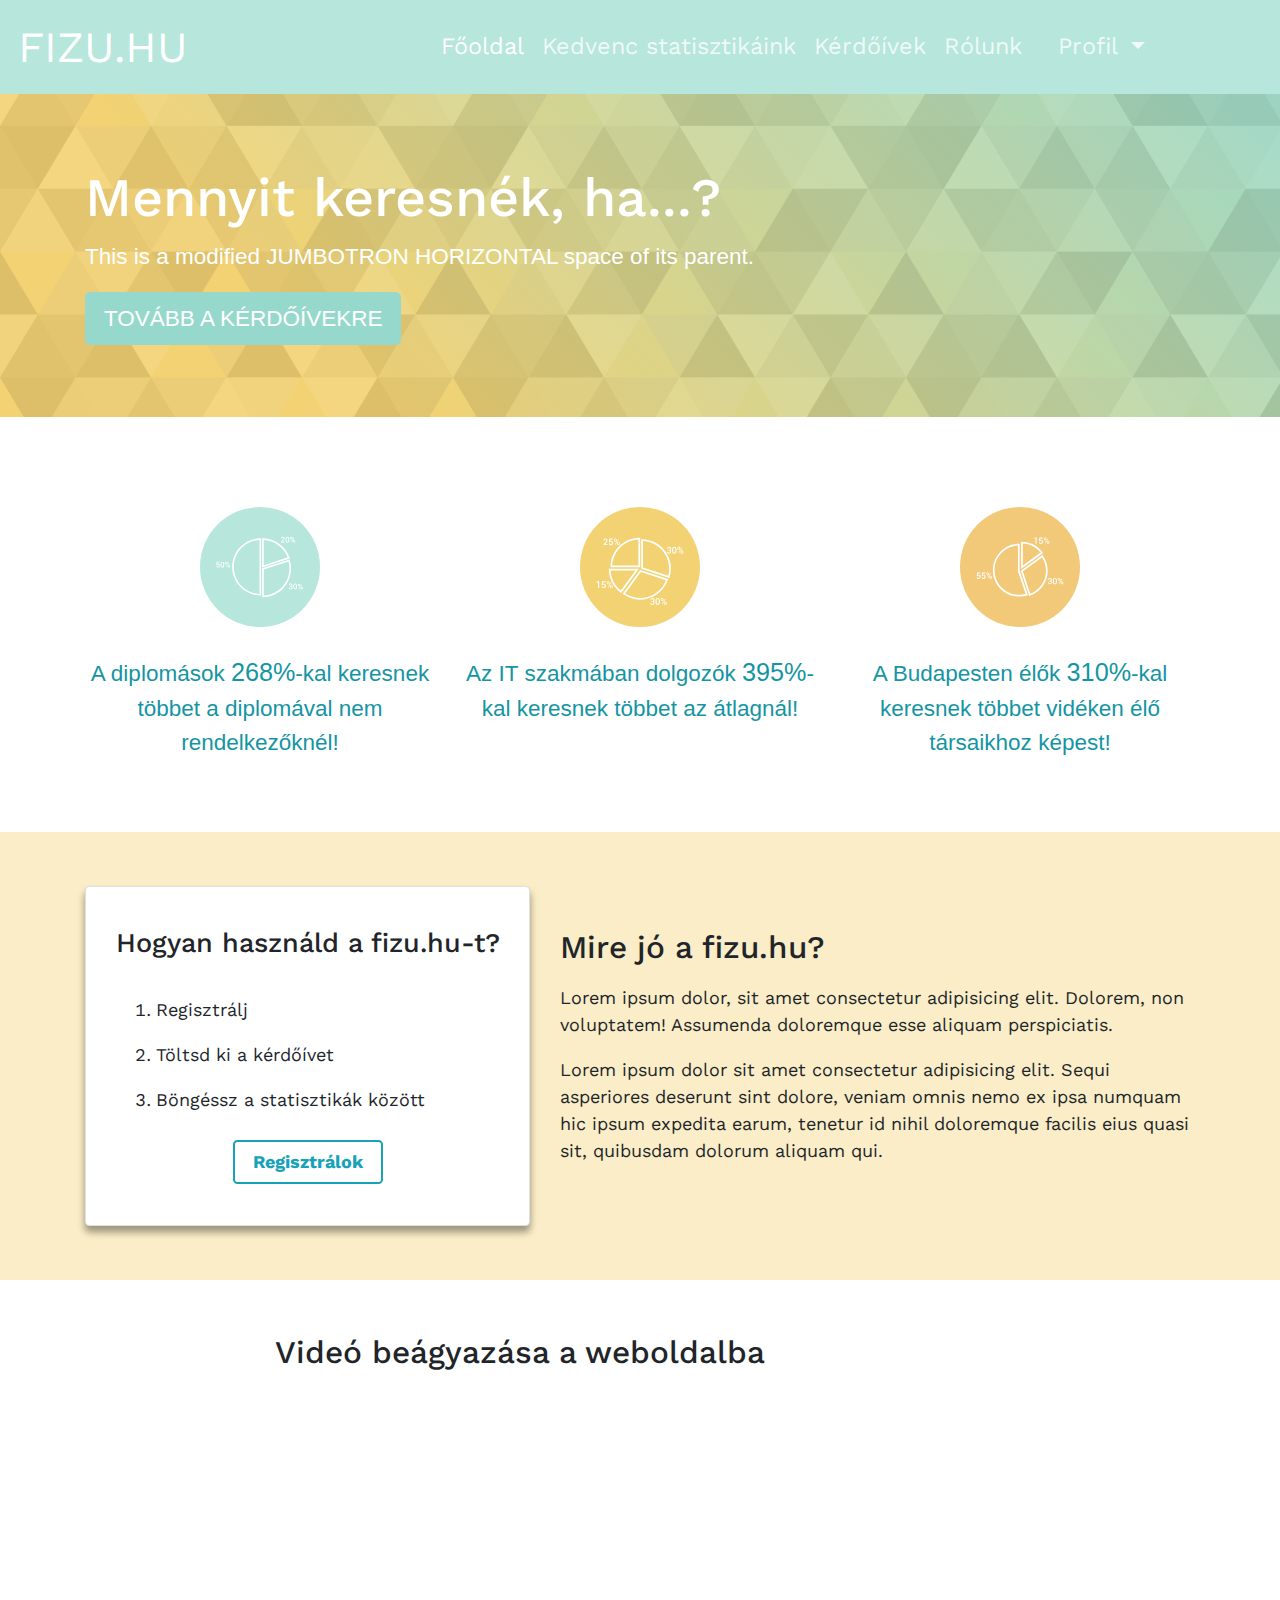
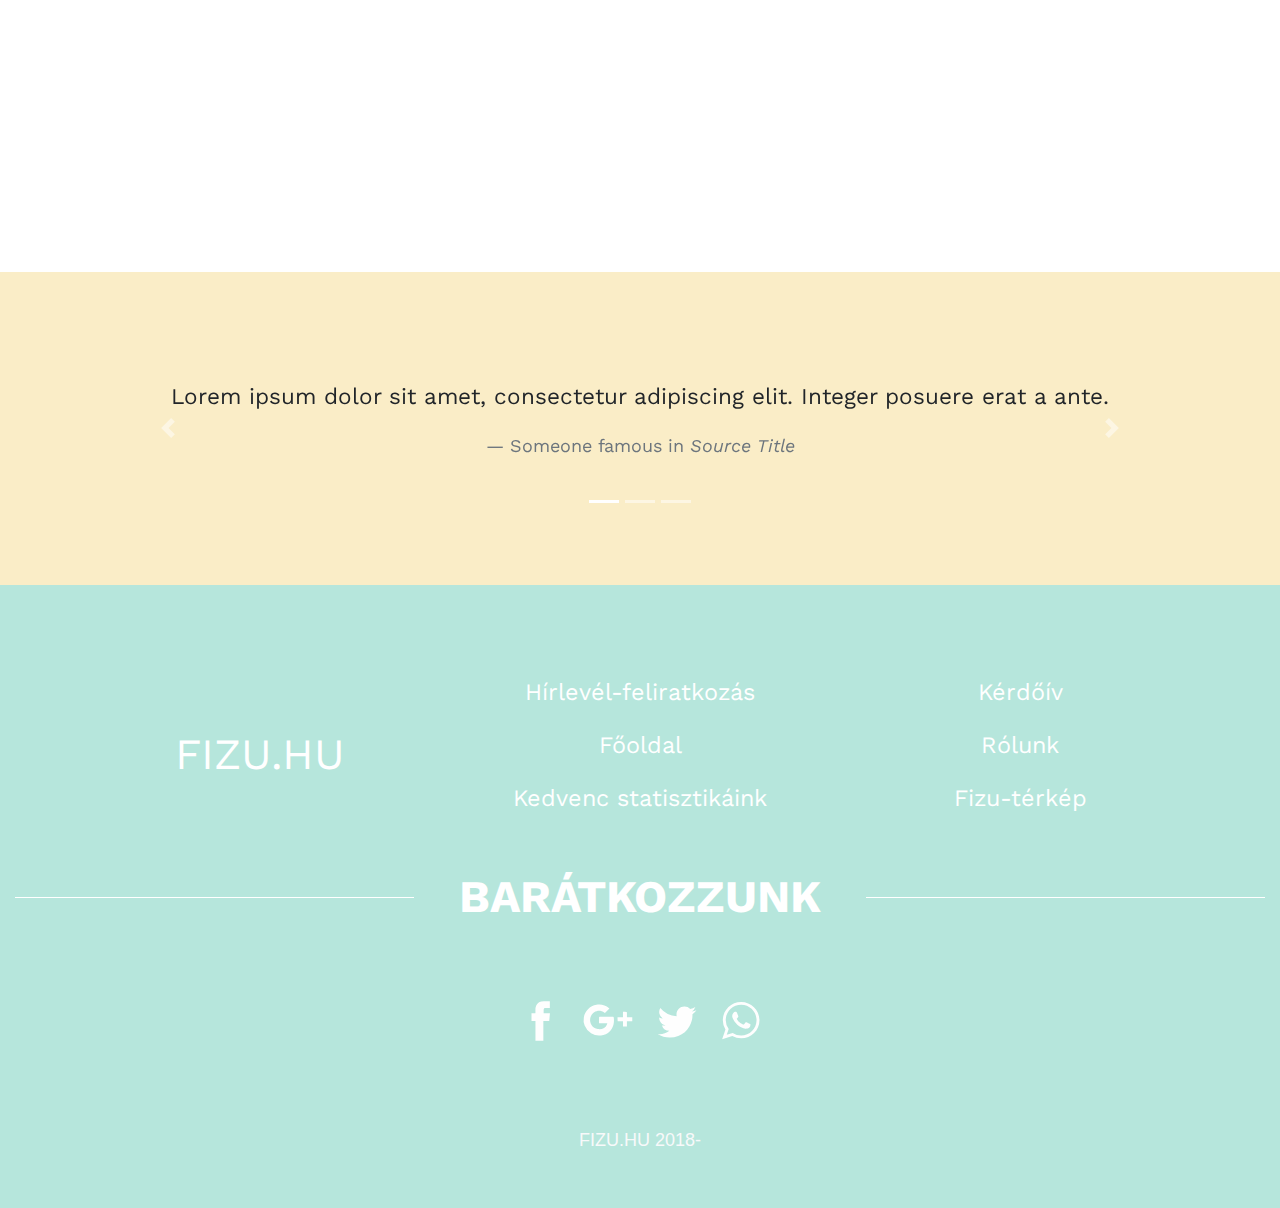
<file: index.html>
<!doctype html>
<html lang="en">

<head>
  <!-- Required meta tags -->
  <meta charset="utf-8">
  <meta name="viewport" content="width=device-width, initial-scale=1, shrink-to-fit=no">

  <!-- Bootstrap CSS -->
  <link rel="stylesheet" href="https://maxcdn.bootstrapcdn.com/bootstrap/4.0.0/css/bootstrap.min.css" integrity="sha384-Gn5384xqQ1aoWXA+058RXPxPg6fy4IWvTNh0E263XmFcJlSAwiGgFAW/dAiS6JXm"
    crossorigin="anonymous">
  <link rel="stylesheet" href="style.css">


  <title>Fizu.hu | Főoldal</title>
</head>

<body>

  <!-- navbar -->

  <nav class="navbar navbar-expand-lg navbar-dark sticky-top" style="background-color:#B6E6DC;">
    <a class="navbar-brand fizu" href="#">FIZU.HU</a>
    <button class="navbar-toggler" type="button" data-toggle="collapse" data-target="#navbarNav" aria-controls="navbarNav" aria-expanded="false"
      aria-label="Toggle navigation">
            <span class="navbar-toggler-icon"></span>
          </button>
    <div class="collapse navbar-collapse" id="navbarNav">
      <ul class="navbar-nav ml-auto">
        <li class="nav-item active">
          <a class="nav-link" href="index.html">Főoldal <span class="sr-only">(current)</span></a>
        </li>
        <li class="nav-item">
          <a class="nav-link" href="statisztika.html">Kedvenc statisztikáink</a>
        </li>
        <li class="nav-item">
          <a class="nav-link" href="kerdoiv.html">Kérdőívek</a>
        </li>
        <li class="nav-item">
          <a class="nav-link" href="rolunk.html">Rólunk</a>
        </li>
        <li class="nav-item dropdown mr-5 ml-3">
          <a class="nav-link dropdown-toggle mr-5" href="#" id="navbarDropdownMenuLink" data-toggle="dropdown" aria-haspopup="true"
            aria-expanded="false">
                    Profil
                  </a>
          <div class="dropdown-menu" aria-labelledby="navbarDropdownMenuLink">
            <a class="dropdown-item" href="#">Profilom</a>
            <a class="dropdown-item" href="#">Fizu-térkép</a>
            <div class="dropdown-divider"></div>
            <a class="dropdown-item" href="#">Kijelentkezés</a>
          </div>
        </li>
      </ul>
    </div>
  </nav>

  <!-- jumbotron -->

  <div class="jumbotron jumbotron-fluid">
    <div class="container">
      <h1>Mennyit keresnék, ha...?</h1>

      <p class="lead">This is a modified <span class="text-uppercase">jumbotron horizontal</span> space of its parent.</p>

      <a class="btn btn-blue btn-lg" href="kerdoiv.html" role="button">Tovább a kérdőívekre</a>

    </div>
  </div>

  <!-- chartok -->

  <main>
    <section class="container">
      <div class="row py-5">

        <div class="col-12 col-md-4 text-center mb-4 mb-md-0">
          <img src="img/chart/chart1.svg" alt="chart1" width="120" class="mb-4 img-fluid">
          <p class="lead chart">A diplomások <span class="font-lg"><strong>268%</strong></span>-kal keresnek többet a diplomával nem rendelkezőknél!</p>
        </div>

        <div class="col-12 col-md-4 text-center mb-4 mb-md-0">
          <img src="img/chart/chart2.svg" alt="chart2" width="120" class="mb-4 img-fluid">
          <p class="lead chart">Az IT szakmában dolgozók <span class="font-lg"><strong>395%</strong></span>-kal keresnek többet az átlagnál!</p>
        </div>

        <div class="col-12 col-md-4 text-center mb-4 mb-md-0">
          <img src="img/chart/chart3.svg" alt="chart3" width="120" class="mb-4 img-fluid">
          <p class="lead chart">A Budapesten élők <span class="font-lg"><strong>310%</strong></span>-kal keresnek többet vidéken élő társaikhoz
            képest!</p>
        </div>

      </div>
    </section>

    <section class="py-5 bg-yellow" id="oldalon-belul">
      <div class="container">
        <div class="row">
          <div class="col-12 col-md-5">
            <div class="card py-3 home-card">
              <div class="card-body mx-auto cards">
                <h4 class="card-title mb-4">Hogyan használd a fizu.hu-t?</h4>
                <ol>
                  <li class="py-2">Regisztrálj</li>
                  <li class="py-2">Töltsd ki a kérdőívet</li>
                  <li class="py-2">Böngéssz a statisztikák között</li>
                </ol>
                <div class="text-center">
                  <a href="#" class="btn btn-outline-info px-3 regigomb">Regisztrálok</a>
                </div>
              </div>
            </div>

          </div>
          <div class="col-12 col-md-7 my-auto cards">
            <h3 class="mb-3 mt-5 mt-md-0">Mire jó a fizu.hu?</h3>
            <p>Lorem ipsum dolor, sit amet consectetur adipisicing elit. Dolorem, non voluptatem! Assumenda doloremque esse
              aliquam perspiciatis.</p>
            <p>Lorem ipsum dolor sit amet consectetur adipisicing elit. Sequi asperiores deserunt sint dolore, veniam omnis
              nemo ex ipsa numquam hic ipsum expedita earum, tenetur id nihil doloremque facilis eius quasi sit, quibusdam
              dolorum aliquam qui.</p>
          </div>
        </div>
      </div>
    </section>

    <section>
      <div class="container py-5">
        <div class="row">
          <div class="col-12 col-md-8 mx-auto">
            <h3 class="mb-3" style="font-family: 'Work Sans', sans-serif;">Videó beágyazása a weboldalba</h3>
            <div class="embed-responsive embed-responsive-16by9 my-3">
              <iframe class="embed-responsive-item" src="https://www.youtube.com/embed/xc8Z4zkfFBY" allowfullscreen></iframe>
            </div>
          </div>
        </div>
      </div>
    </section>

    <!-- carouseles blockquote -->

    <section class="bg-yellow py-5">
      <div class="container">
        <div id="carouselExampleIndicators" class="carousel slide p-5" data-ride="carousel">
          <ol class="carousel-indicators">
            <li data-target="#carouselExampleIndicators" data-slide-to="0" class="active"></li>
            <li data-target="#carouselExampleIndicators" data-slide-to="1"></li>
            <li data-target="#carouselExampleIndicators" data-slide-to="2"></li>
          </ol>
          <div class="carousel-inner">
            <div class="carousel-item active">
              <blockquote class="blockquote text-center">
                <p>Lorem ipsum dolor sit amet, consectetur adipiscing elit. Integer posuere erat a ante.</p>
                <footer class="blockquote-footer">Someone famous in <cite title="Source Title">Source Title</cite></footer>
              </blockquote>
            </div>
            <div class="carousel-item">
              <blockquote class="blockquote text-center">
                <p>Lorem ipsum dolor sit amet, consectetur adipiscing elit. Integer posuere erat a ante.</p>
                <footer class="blockquote-footer">Someone famous in <cite title="Source Title">Source Title</cite></footer>
              </blockquote>
            </div>
            <div class="carousel-item">
              <blockquote class="blockquote text-center">
                <p>Lorem ipsum dolor sit amet, consectetur adipiscing elit. Integer posuere erat a ante.</p>
                <footer class="blockquote-footer">Someone famous in <cite title="Source Title">Source Title</cite></footer>
              </blockquote>
            </div>
          </div>
          <a class="carousel-control-prev" href="#carouselExampleIndicators" role="button" data-slide="prev">
              <span class="carousel-control-prev-icon" aria-hidden="true"></span>
              <span class="sr-only">Previous</span>
            </a>
          <a class="carousel-control-next" href="#carouselExampleIndicators" role="button" data-slide="next">
              <span class="carousel-control-next-icon" aria-hidden="true"></span>
              <span class="sr-only">Next</span>
            </a>
        </div>
      </div>

    </section>
  </main>

  <!-- footer -->

  <footer class="pt-5" style="background-color:#B6E6DC;">
    <div class="container">
      <div class="row py-4">
        <div class="col-12 col-lg-4 text-center my-auto">
          <a href="index.html" class="fizu">FIZU.HU</a>
        </div>
        <div class="col-12 col-lg-4 text-center">
          <ul class="list-unstyled">
            <li class="py-2"><a href="#">Hírlevél-feliratkozás</a></li>
            <li class="py-2"><a href="index.html">Főoldal</a></li>
            <li class="py-2"><a href="statisztika.html">Kedvenc statisztikáink</a></li>
          </ul>
        </div>
        <div class="col-12 col-lg-4 text-center">
          <ul class="list-unstyled">
            <li class="py-2"><a href="kerdoiv.html">Kérdőív</a></li>
            <li class="py-2"><a href="rolunk.html">Rólunk</a></li>
            <li class="py-2"><a href="#">Fizu-térkép</a></li>
          </ul>
        </div>
      </div>
    </div>

    <div class="container-fluid">
      <h1 class="line">BARÁTKOZZUNK</h1>
      <div class="text-center py-4">
        <a href="https://facebook.com" class="px-2"><img src="img/facebook.svg" alt="fb" height="40"></a>
        <a href="https://twitter.com" class="px-2"><img src="img/google.svg" alt="fb" height="50"></a>
        <a href="https://facebook.com" class="px-2"><img src="img/twitter.svg" alt="fb" height="40"></a>
        <a href="https://facebook.com" class="px-2"><img src="img/viber.svg" alt="fb" height="40"></a>
      </div>
    </div>

    <div class="container">
      <div class="row py-4">
        <div class="col-12 text-center text-light">
          <p class="py-4 mb-0">FIZU.HU 2018-</p>
        </div>
      </div>
    </div>
  </footer>

  <!-- Optional JavaScript -->
  <!-- jQuery first, then Popper.js, then Bootstrap JS -->
  <script src="https://code.jquery.com/jquery-3.2.1.slim.min.js" integrity="sha384-KJ3o2DKtIkvYIK3UENzmM7KCkRr/rE9/Qpg6aAZGJwFDMVNA/GpGFF93hXpG5KkN"
    crossorigin="anonymous"></script>
  <script src="https://cdnjs.cloudflare.com/ajax/libs/popper.js/1.12.9/umd/popper.min.js" integrity="sha384-ApNbgh9B+Y1QKtv3Rn7W3mgPxhU9K/ScQsAP7hUibX39j7fakFPskvXusvfa0b4Q"
    crossorigin="anonymous"></script>
  <script src="https://maxcdn.bootstrapcdn.com/bootstrap/4.0.0/js/bootstrap.min.js" integrity="sha384-JZR6Spejh4U02d8jOt6vLEHfe/JQGiRRSQQxSfFWpi1MquVdAyjUar5+76PVCmYl"
    crossorigin="anonymous"></script>
</body>

</html>
</file>
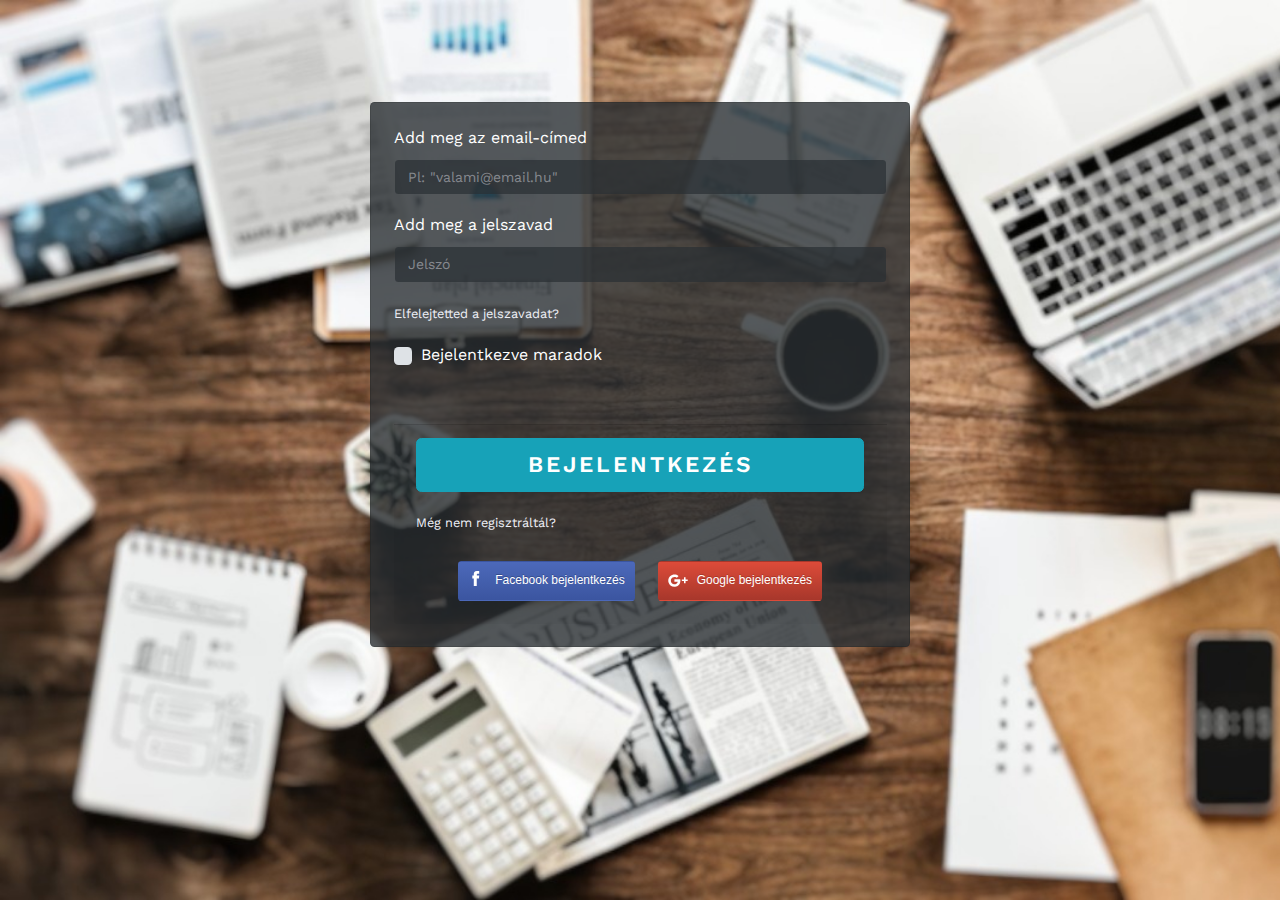
<file: bejelentkezes.html>
<!doctype html>
<html lang="en">

<head>
    <!-- Required meta tags -->
    <meta charset="utf-8">
    <meta name="viewport" content="width=device-width, initial-scale=1, shrink-to-fit=no">

    <!-- Bootstrap CSS -->
    <link rel="stylesheet" href="https://maxcdn.bootstrapcdn.com/bootstrap/4.0.0/css/bootstrap.min.css" integrity="sha384-Gn5384xqQ1aoWXA+058RXPxPg6fy4IWvTNh0E263XmFcJlSAwiGgFAW/dAiS6JXm"
        crossorigin="anonymous">

    <link rel="stylesheet" href="style.css">

    <title>Fizu.hu | Bejelentkezés</title>
</head>

<body class="bejelentkezes">
    <div class="container">
        <div class="row">
            <div class="col-12 col-lg-6 mx-auto">
                <div class="card login-card">
                    
                    <div class="card-body">
                        <form>
                            <div class="form-group">
                                <label for="exampleInputEmail1">Add meg az email-címed</label>
                                <input type="email" class="form-control" id="exampleInputEmail1" aria-describedby="emailHelp" placeholder='Pl: "valami@email.hu"'>
                                
                            </div>
                            <div class="form-group">
                                <label for="exampleInputPassword1">Add meg a jelszavad</label>
                                <input type="password" class="form-control" id="exampleInputPassword1" placeholder="Jelszó">
                            </div>
                            <small><a href="#">Elfelejtetted a jelszavadat?</a></small>
                            <div class="custom-control custom-checkbox mt-3">
                                <input type="checkbox" class="custom-control-input" id="customCheck1">
                                <label class="custom-control-label" for="customCheck1">Bejelentkezve maradok</label>
                            </div>
                          

                            <div class="card-footer mt-5">
                                    <button type="button" class="btn btn-login btn-secondary btn-lg btn-block text-uppercase">Bejelentkezés</button>
                                   <div class="pt-3"><small><a href="#">Még nem regisztráltál?</a></small></div>
                                
                                   <div class="text-center mt-3">
                                        <button type="submit" class="btn btn-sm loginBtn loginBtn--facebook py-2 m-2"><img src="img/facebook.svg" class="mr-2 mb-1" height="15" alt="facebook"> Facebook bejelentkezés</button>
                                        <button type="submit" class="btn btn-sm loginBtn loginBtn--google py-2 m-2"><img src="img/google.svg" class="mr-2" height="20" alt="google">Google bejelentkezés</button>
                                    </div>
                            </div>

                        
                        </form>
                    </div>
                </div>
            </div>
        </div>
    </div>

    <!-- Optional JavaScript -->
    <!-- jQuery first, then Popper.js, then Bootstrap JS -->
    <script src="https://code.jquery.com/jquery-3.2.1.slim.min.js" integrity="sha384-KJ3o2DKtIkvYIK3UENzmM7KCkRr/rE9/Qpg6aAZGJwFDMVNA/GpGFF93hXpG5KkN"
        crossorigin="anonymous"></script>
    <script src="https://cdnjs.cloudflare.com/ajax/libs/popper.js/1.12.9/umd/popper.min.js" integrity="sha384-ApNbgh9B+Y1QKtv3Rn7W3mgPxhU9K/ScQsAP7hUibX39j7fakFPskvXusvfa0b4Q"
        crossorigin="anonymous"></script>
    <script src="https://maxcdn.bootstrapcdn.com/bootstrap/4.0.0/js/bootstrap.min.js" integrity="sha384-JZR6Spejh4U02d8jOt6vLEHfe/JQGiRRSQQxSfFWpi1MquVdAyjUar5+76PVCmYl"
        crossorigin="anonymous"></script>
</body>

</html>
</file>
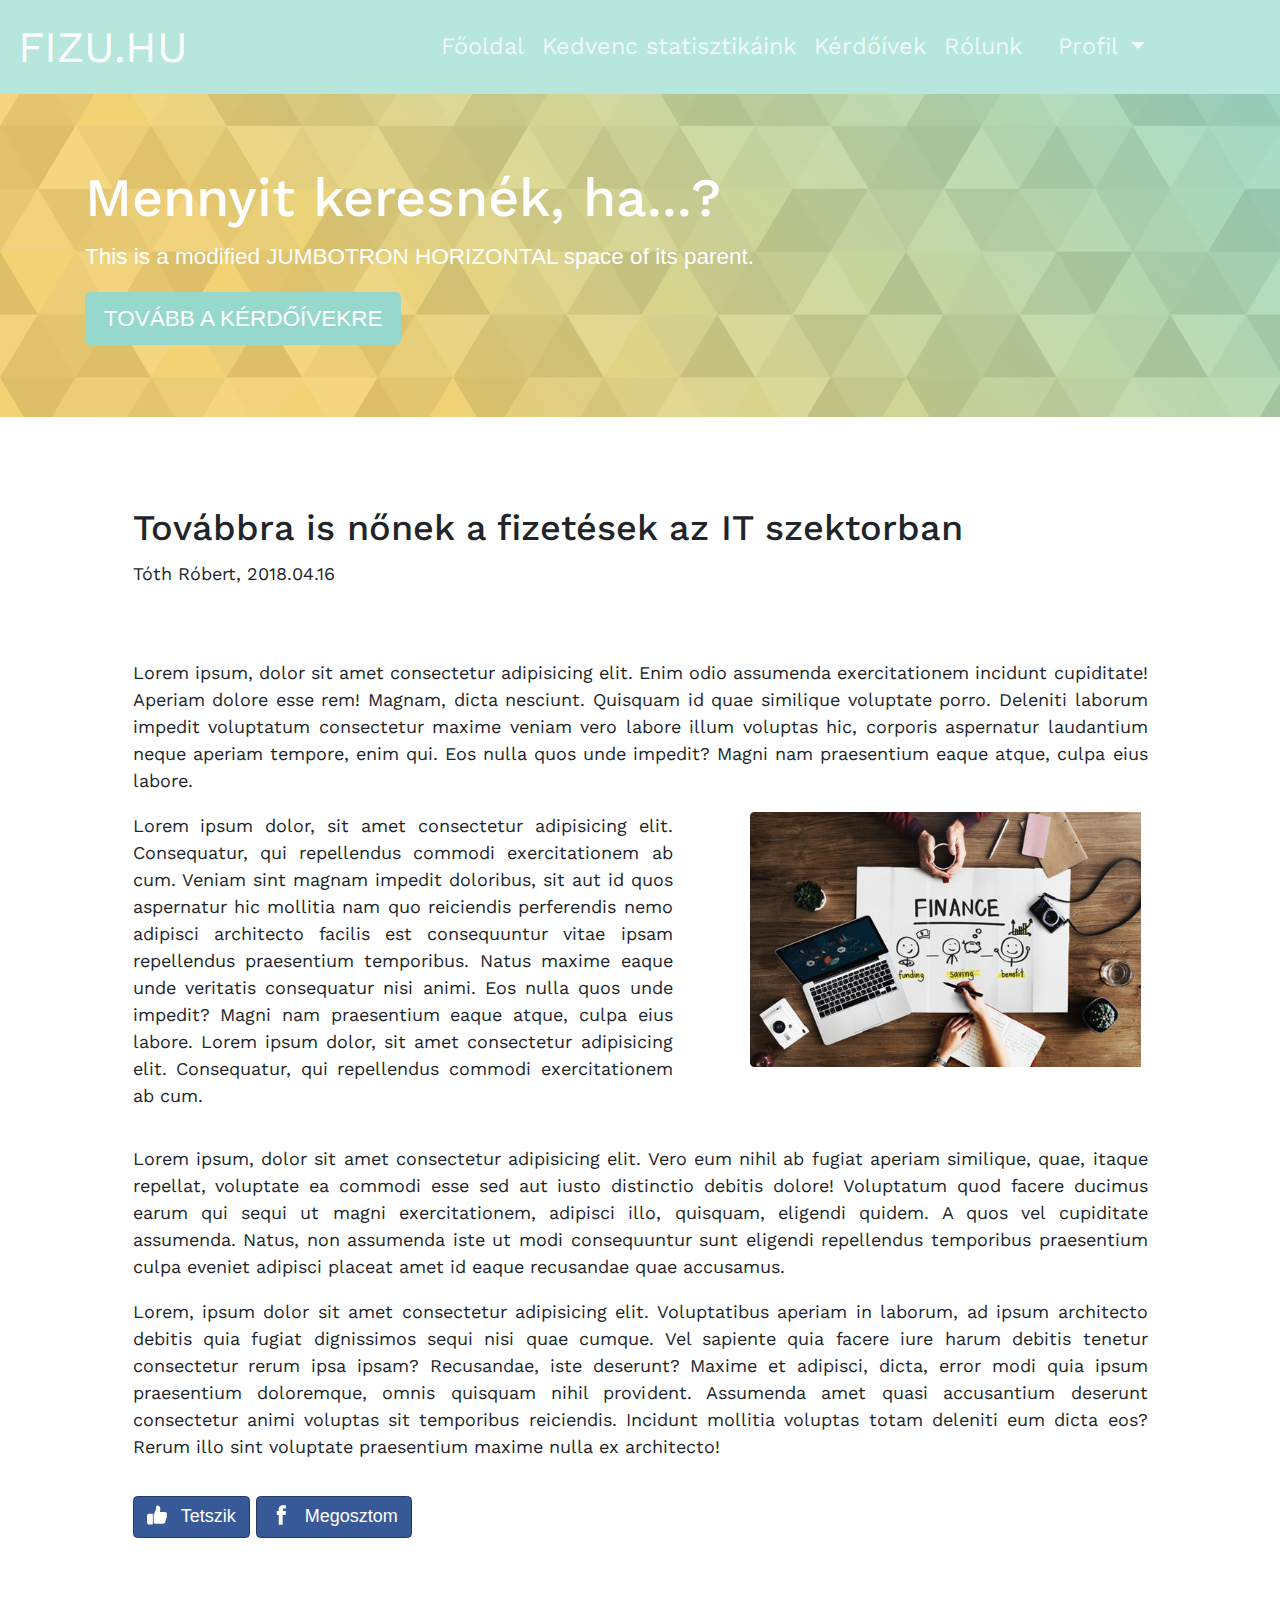
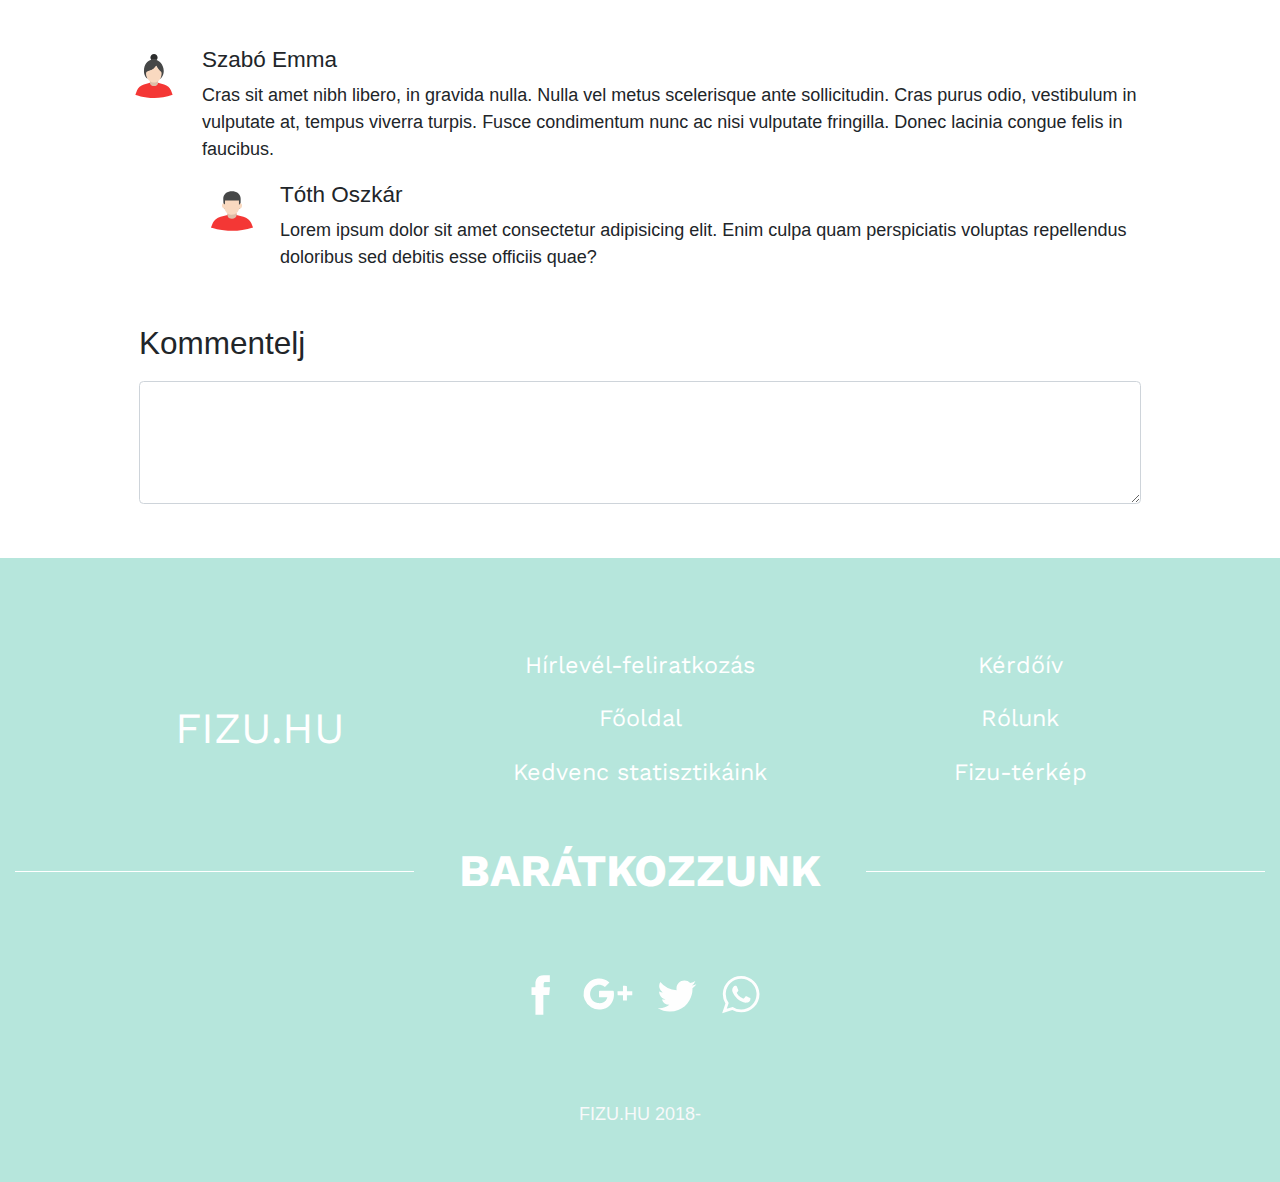
<file: cikk.html>
<!doctype html>
<html lang="en">
  <head>
    <!-- Required meta tags -->
    <meta charset="utf-8">
    <meta name="viewport" content="width=device-width, initial-scale=1, shrink-to-fit=no">

    <!-- Bootstrap CSS -->
    <link rel="stylesheet" href="https://maxcdn.bootstrapcdn.com/bootstrap/4.0.0/css/bootstrap.min.css" integrity="sha384-Gn5384xqQ1aoWXA+058RXPxPg6fy4IWvTNh0E263XmFcJlSAwiGgFAW/dAiS6JXm" crossorigin="anonymous">
    <link rel="stylesheet" href="style.css">


    <title>Fizu.hu | Cikk</title>
  </head>
  <body>

    <!-- navbar -->
      <nav class="navbar navbar-expand-lg navbar-dark sticky-top" style="background-color:#B6E6DC;">
          <a class="navbar-brand fizu" href="index.html">FIZU.HU</a>
          <button class="navbar-toggler" type="button" data-toggle="collapse" data-target="#navbarNav" aria-controls="navbarNav" 
           aria-expanded="false" aria-label="Toggle navigation">
            <span class="navbar-toggler-icon"></span>
          </button>
          <div class="collapse navbar-collapse" id="navbarNav">
            <ul class="navbar-nav ml-auto">
              <li class="nav-item">
                <a class="nav-link" href="index.html">Főoldal <span class="sr-only">(current)</span></a>
              </li>
              <li class="nav-item">
                <a class="nav-link" href="statisztika.html">Kedvenc statisztikáink</a>
              </li>
              <li class="nav-item">
                <a class="nav-link" href="kerdoiv.html">Kérdőívek</a>
              </li>
              <li class="nav-item">
                <a class="nav-link" href="rolunk.html">Rólunk</a>
              </li>
              <li class="nav-item dropdown mr-5 ml-3">
                  <a class="nav-link dropdown-toggle mr-5" href="#" id="navbarDropdownMenuLink" data-toggle="dropdown" aria-haspopup="true" aria-expanded="false">
                    Profil
                  </a>
                  <div class="dropdown-menu" aria-labelledby="navbarDropdownMenuLink">
                    <a class="dropdown-item" href="#">Profilom</a>
                    <a class="dropdown-item" href="#">Fizu-térkép</a>
                    <div class="dropdown-divider"></div>
                    <a class="dropdown-item" href="#">Kijelentkezés</a>
                  </div>
                </li>
            </ul>
          </div>
        </nav>

<!-- jumbotron -->        
<div class="jumbotron jumbotron-fluid">
    <div class="container">
        <h1>Mennyit keresnék, ha...?</h1>

            <p class="lead">This is a modified <span class="text-uppercase">jumbotron horizontal</span> space of its parent.</p>

        <a class="btn btn-blue btn-lg" href="kerdoiv.html" role="button">Tovább a kérdőívekre</a>

    </div>
</div>

<!-- cikk -->
<div class="container cikk py-5">
    <div class="row">
        <div class="col-11 mx-auto mb-5">
            <h2>Továbbra is nőnek a fizetések az IT szektorban</h2>
            <p>Tóth Róbert, 2018.04.16</p>
        </div>
    </div>
    <div class="row text-justify">
        <div class="col-11 mx-auto my-auto">
            <p>Lorem ipsum, dolor sit amet consectetur adipisicing elit. Enim odio assumenda exercitationem incidunt cupiditate! Aperiam dolore esse rem! Magnam, dicta nesciunt. Quisquam id quae similique voluptate porro. Deleniti laborum impedit voluptatum consectetur maxime veniam vero labore illum voluptas hic, corporis aspernatur laudantium neque aperiam tempore, enim qui. Eos nulla quos unde impedit? Magni nam praesentium eaque atque, culpa eius labore.</p>
        </div>
        <div class="col-11 col-lg-6 my-auto mx-auto">
            <p>Lorem ipsum dolor, sit amet consectetur adipisicing elit. Consequatur, qui repellendus commodi exercitationem ab cum. Veniam sint magnam impedit doloribus, sit aut id quos aspernatur hic mollitia nam quo reiciendis perferendis nemo adipisci architecto facilis est consequuntur vitae ipsam repellendus praesentium temporibus. Natus maxime eaque unde veritatis consequatur nisi animi. Eos nulla quos unde impedit? Magni nam praesentium eaque atque, culpa eius labore. Lorem ipsum dolor, sit amet consectetur adipisicing elit. Consequatur, qui repellendus commodi exercitationem ab cum. </p>
        </div>
        <div class="col-11 col-lg-5 mx-auto mx-lg-0 text-center">
            <img src="img/cikk/cikk.jpeg" class="img-fluid rounded pr-lg-5" alt="cikk">
        </div>
        <div class="col-11 mx-auto my-3">
            <p>Lorem ipsum, dolor sit amet consectetur adipisicing elit. Vero eum nihil ab fugiat aperiam similique, quae, itaque repellat, voluptate ea commodi esse sed aut iusto distinctio debitis dolore! Voluptatum quod facere ducimus earum qui sequi ut magni exercitationem, adipisci illo, quisquam, eligendi quidem. A quos vel cupiditate assumenda. Natus, non assumenda iste ut modi consequuntur sunt eligendi repellendus temporibus praesentium culpa eveniet adipisci placeat amet id eaque recusandae quae accusamus.</p>
            <p>Lorem, ipsum dolor sit amet consectetur adipisicing elit. Voluptatibus aperiam in laborum, ad ipsum architecto debitis quia fugiat dignissimos sequi nisi quae cumque. Vel sapiente quia facere iure harum debitis tenetur consectetur rerum ipsa ipsam? Recusandae, iste deserunt? Maxime et adipisci, dicta, error modi quia ipsum praesentium doloremque, omnis quisquam nihil provident. Assumenda amet quasi accusantium deserunt consectetur animi voluptas sit temporibus reiciendis. Incidunt mollitia voluptas totam deleniti eum dicta eos? Rerum illo sint voluptate praesentium maxime nulla ex architecto!</p>
        </div>

    <!-- like and share gombok -->

    <div class="col-11 mx-auto">
        <a class="btn btn-facebook" href="#" title="Like"><img src="img/cikk/like.svg" height="20" class="mr-2 mb-1" alt="like"> Tetszik</a>
        <a class="btn btn-facebook" href="#" title="Share"><img src="img/cikk/facebook.svg" height="20" class="mr-2 mb-1" alt="share"> Megosztom</a>
    </div>
    </div>
</div>

<!-- kommentek es komment mezo -->

<div class="container my-5 px-5">
  <div class="media">
    <img class="mr-3 img-fluid" src="img/cikk/girl_avatar.svg" width="60" alt="Generic placeholder image">
    <div class="media-body">
      <h5 class="mt-0">Szabó Emma</h5>
      Cras sit amet nibh libero, in gravida nulla. Nulla vel metus scelerisque ante sollicitudin. Cras purus odio, vestibulum in vulputate at, tempus viverra turpis. Fusce condimentum nunc ac nisi vulputate fringilla. Donec lacinia congue felis in faucibus.
  
      <div class="media mt-3">
        <a class="pr-3" href="#">
          <img class="img-fluid" src="img/cikk/boy_avatar.svg" width="60" alt="Generic placeholder image">
        </a>
        <div class="media-body">
          <h5 class="mt-0">Tóth Oszkár</h5>
          Lorem ipsum dolor sit amet consectetur adipisicing elit. Enim culpa quam perspiciatis voluptas repellendus doloribus sed debitis esse officiis quae?
        </div>
      </div>
    </div>
  </div>
</div>



<div class="container">

<form class="my-5 px-5">
  <div class="form-group">
    <label for="exampleFormControlTextarea1"><h3>Kommentelj</h3></label>
    <textarea class="form-control" id="exampleFormControlTextarea1" rows="4"></textarea>
  </div>
</form>
</div>

<!-- footer -->
<footer class="pt-5" style="background-color:#B6E6DC;">
  <div class="container">
    <div class="row py-4">
      <div class="col-12 col-lg-4 text-center my-auto">
        <a href="index.html" class="fizu">FIZU.HU</a>
      </div>
      <div class="col-12 col-lg-4 text-center">
        <ul class="list-unstyled">
          <li class="py-2"><a href="#">Hírlevél-feliratkozás</a></li>
          <li class="py-2"><a href="index.html">Főoldal</a></li>
          <li class="py-2"><a href="statisztika.html">Kedvenc statisztikáink</a></li>
        </ul>
      </div>
      <div class="col-12 col-lg-4 text-center">
          <ul class="list-unstyled">
              <li class="py-2"><a href="kerdoiv.html">Kérdőív</a></li>
              <li class="py-2"><a href="rolunk.html">Rólunk</a></li>
              <li class="py-2"><a href="#">Fizu-térkép</a></li>
            </ul>
      </div> 
    </div>
  </div>

  <div class="container-fluid">
    <h1 class="line">BARÁTKOZZUNK</h1>
    <div class="text-center py-4">
      <a href="https://facebook.com" class="px-2"><img src="img/facebook.svg" alt="fb" height="40"></a>
      <a href="https://twitter.com" class="px-2"><img src="img/google.svg" alt="fb" height="50"></a>
      <a href="https://facebook.com" class="px-2"><img src="img/twitter.svg" alt="fb" height="40"></a>
      <a href="https://facebook.com" class="px-2"><img src="img/viber.svg" alt="fb" height="40"></a>
    </div>
  </div>

  <div class="container">
    <div class="row py-4">
      <div class="col-12 text-center text-light">
    <p class="py-4 mb-0">FIZU.HU 2018-</p>
  </div>
  </div>
  </div>
</footer>

    <!-- Optional JavaScript -->
    <!-- jQuery first, then Popper.js, then Bootstrap JS -->
    <script src="https://code.jquery.com/jquery-3.2.1.slim.min.js" integrity="sha384-KJ3o2DKtIkvYIK3UENzmM7KCkRr/rE9/Qpg6aAZGJwFDMVNA/GpGFF93hXpG5KkN" crossorigin="anonymous"></script>
    <script src="https://cdnjs.cloudflare.com/ajax/libs/popper.js/1.12.9/umd/popper.min.js" integrity="sha384-ApNbgh9B+Y1QKtv3Rn7W3mgPxhU9K/ScQsAP7hUibX39j7fakFPskvXusvfa0b4Q" crossorigin="anonymous"></script>
    <script src="https://maxcdn.bootstrapcdn.com/bootstrap/4.0.0/js/bootstrap.min.js" integrity="sha384-JZR6Spejh4U02d8jOt6vLEHfe/JQGiRRSQQxSfFWpi1MquVdAyjUar5+76PVCmYl" crossorigin="anonymous"></script>
  </body>
</html>
</file>
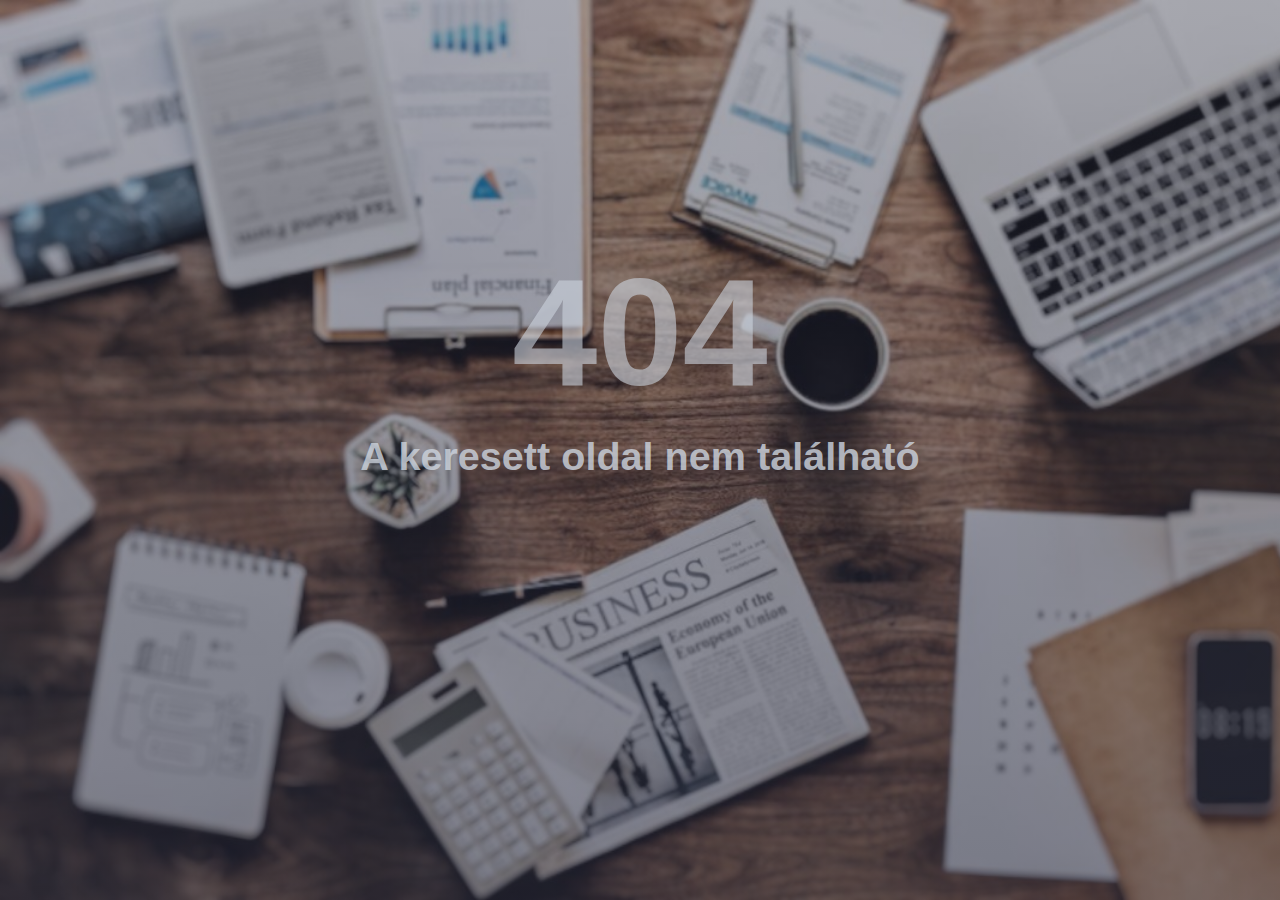
<file: errorpage.html>
<!doctype html>
<html lang="en">
  <head>
    <!-- Required meta tags -->
    <meta charset="utf-8">
    <meta name="viewport" content="width=device-width, initial-scale=1, shrink-to-fit=no">

    <!-- Bootstrap CSS -->
    <link rel="stylesheet" href="https://maxcdn.bootstrapcdn.com/bootstrap/4.0.0/css/bootstrap.min.css" integrity="sha384-Gn5384xqQ1aoWXA+058RXPxPg6fy4IWvTNh0E263XmFcJlSAwiGgFAW/dAiS6JXm" crossorigin="anonymous">
    <link rel="stylesheet" href="style.css">

    <title>Error</title>
  </head>
  <body class="error-background">
      <div class="content text-center">
    <h1>404</h1>
    <h2>A keresett oldal nem található</h2>

</div>

    <!-- Optional JavaScript -->
    <!-- jQuery first, then Popper.js, then Bootstrap JS -->
    <script src="https://code.jquery.com/jquery-3.2.1.slim.min.js" integrity="sha384-KJ3o2DKtIkvYIK3UENzmM7KCkRr/rE9/Qpg6aAZGJwFDMVNA/GpGFF93hXpG5KkN" crossorigin="anonymous"></script>
    <script src="https://cdnjs.cloudflare.com/ajax/libs/popper.js/1.12.9/umd/popper.min.js" integrity="sha384-ApNbgh9B+Y1QKtv3Rn7W3mgPxhU9K/ScQsAP7hUibX39j7fakFPskvXusvfa0b4Q" crossorigin="anonymous"></script>
    <script src="https://maxcdn.bootstrapcdn.com/bootstrap/4.0.0/js/bootstrap.min.js" integrity="sha384-JZR6Spejh4U02d8jOt6vLEHfe/JQGiRRSQQxSfFWpi1MquVdAyjUar5+76PVCmYl" crossorigin="anonymous"></script>
  </body>
</html>
</file>
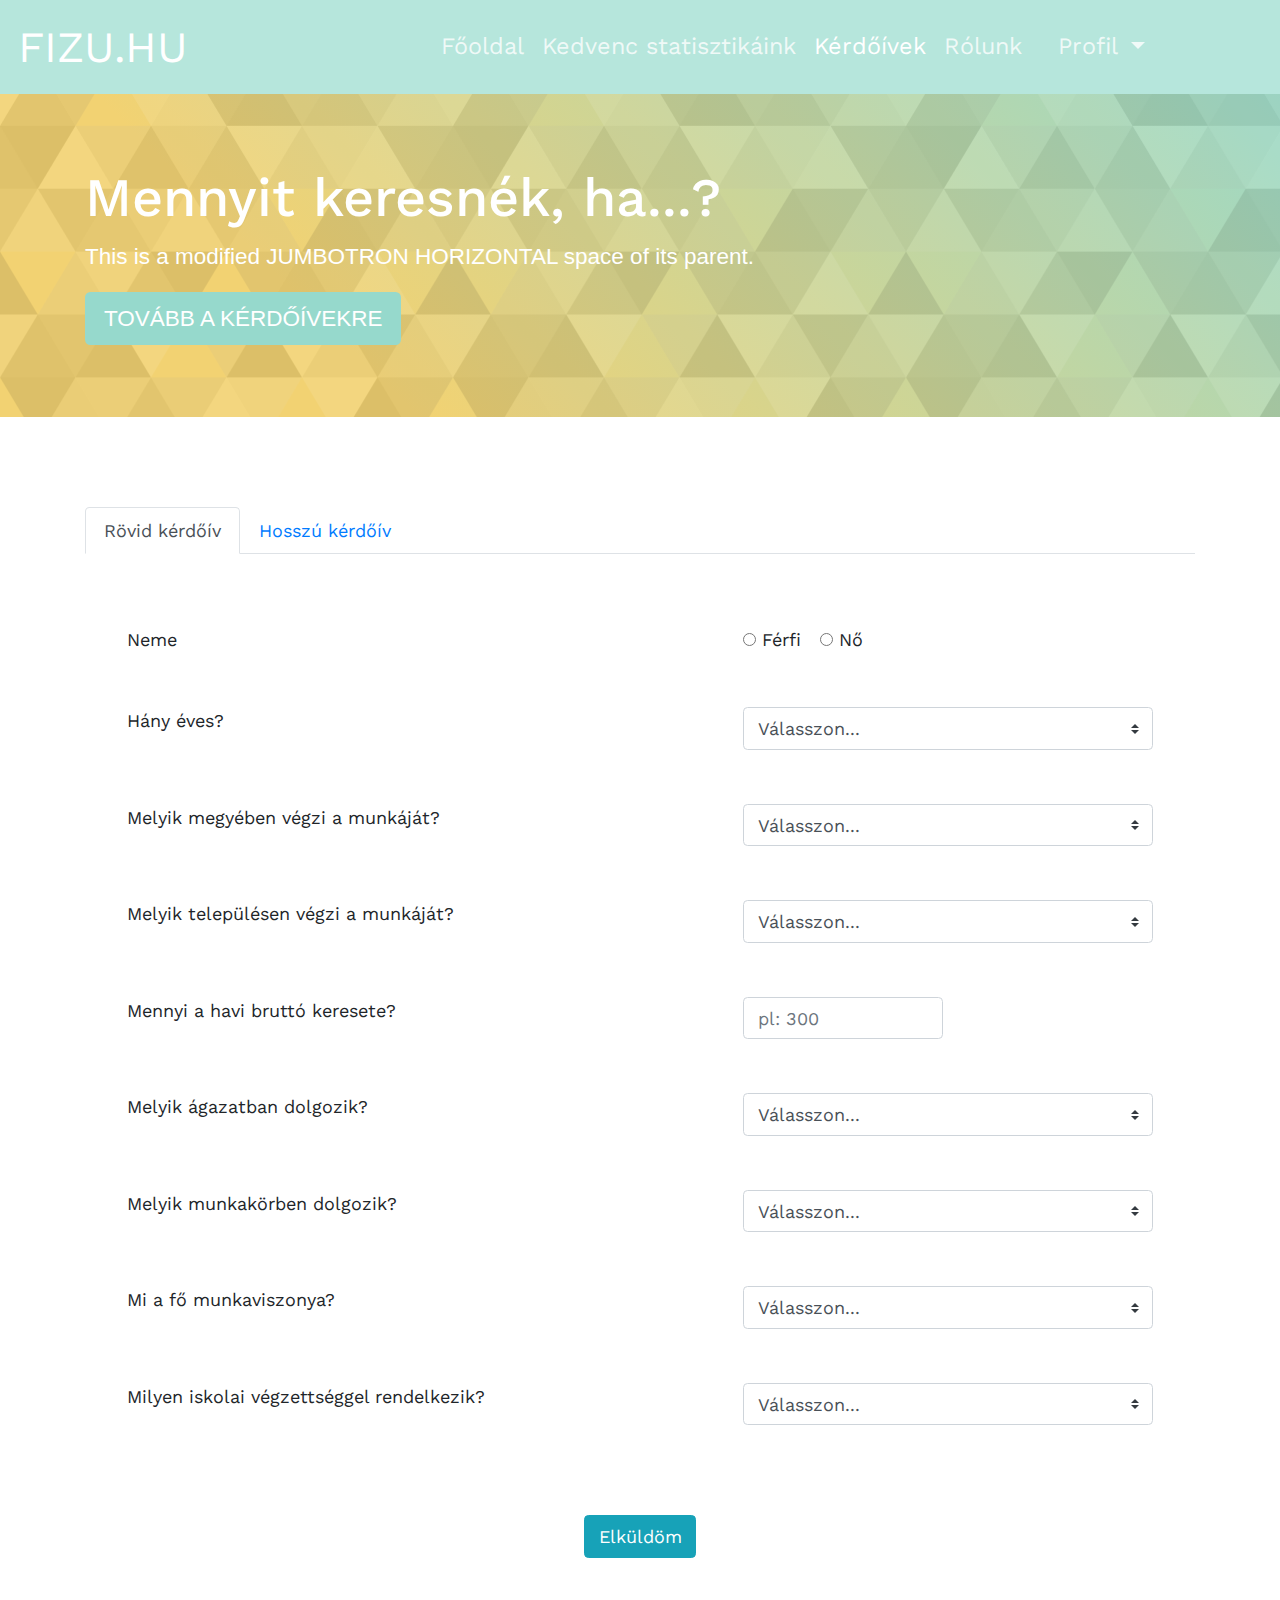
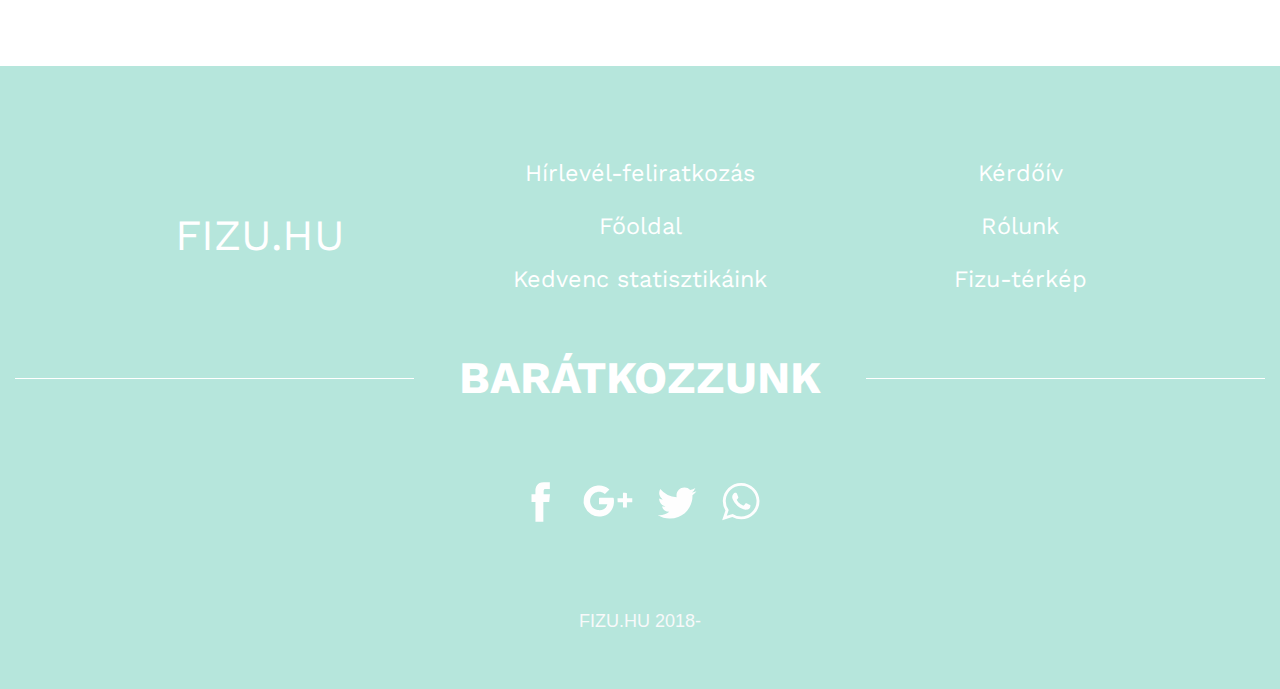
<file: kerdoiv.html>
<!doctype html>
<html lang="en">

<head>
    <!-- Required meta tags -->
    <meta charset="utf-8">
    <meta name="viewport" content="width=device-width, initial-scale=1, shrink-to-fit=no">

    <!-- Bootstrap CSS -->
    <link rel="stylesheet" href="https://maxcdn.bootstrapcdn.com/bootstrap/4.0.0/css/bootstrap.min.css" integrity="sha384-Gn5384xqQ1aoWXA+058RXPxPg6fy4IWvTNh0E263XmFcJlSAwiGgFAW/dAiS6JXm"
        crossorigin="anonymous">
    <link rel="stylesheet" href="style.css">


    <title>Fizu.hu | Kérdőívek</title>
</head>

<body>

    <!-- navbar -->
    <nav class="navbar navbar-expand-lg navbar-dark sticky-top" style="background-color:#B6E6DC;">
        <a class="navbar-brand fizu" href="index.html">FIZU.HU</a>
        <button class="navbar-toggler" type="button" data-toggle="collapse" data-target="#navbarNav" aria-controls="navbarNav" aria-expanded="false"
            aria-label="Toggle navigation">
            <span class="navbar-toggler-icon"></span>
          </button>
        <div class="collapse navbar-collapse" id="navbarNav">
            <ul class="navbar-nav ml-auto">
                <li class="nav-item">
                    <a class="nav-link" href="index.html">Főoldal <span class="sr-only">(current)</span></a>
                </li>
                <li class="nav-item">
                    <a class="nav-link" href="statisztika.html">Kedvenc statisztikáink</a>
                </li>
                <li class="nav-item active">
                    <a class="nav-link" href="kerdoiv.html">Kérdőívek</a>
                </li>
                <li class="nav-item">
                    <a class="nav-link" href="rolunk.html">Rólunk</a>
                </li>
                <li class="nav-item dropdown mr-5 ml-3">
                    <a class="nav-link dropdown-toggle mr-5" href="#" id="navbarDropdownMenuLink" data-toggle="dropdown" aria-haspopup="true"
                        aria-expanded="false">
                    Profil
                  </a>
                    <div class="dropdown-menu" aria-labelledby="navbarDropdownMenuLink">
                        <a class="dropdown-item" href="#">Profilom</a>
                        <a class="dropdown-item" href="#">Fizu-térkép</a>
                        <div class="dropdown-divider"></div>
                        <a class="dropdown-item" href="#">Kijelentkezés</a>
                    </div>
                </li>
            </ul>
        </div>
    </nav>

    <!-- jumbotron -->
    <div class="jumbotron jumbotron-fluid">
        <div class="container">
            <h1>Mennyit keresnék, ha...?</h1>

            <p class="lead">This is a modified <span class="text-uppercase">jumbotron horizontal</span> space of its parent.</p>

            <a class="btn btn-blue btn-lg" href="#" role="button">Tovább a kérdőívekre</a>

        </div>
    </div>

    <!-- kerdoivek -->

    <div class="container py-5 kerdoiv">
        <ul class="nav nav-tabs" id="myTab" role="tablist">
            <li class="nav-item">
                <a class="nav-link active" id="home-tab" data-toggle="tab" href="#home" role="tab" aria-controls="home" aria-selected="true">Rövid kérdőív</a>
            </li>
            <li class="nav-item">
                <a class="nav-link" id="profile-tab" data-toggle="tab" href="#profile" role="tab" aria-controls="profile" aria-selected="false">Hosszú kérdőív</a>
            </li>
        </ul>
        <div class="tab-content" id="myTabContent">

            <div class="tab-pane fade show active" id="home" role="tabpanel" aria-labelledby="home-tab">
                <div class="row py-5 mx-4">
                    <div class="col-12 col-md-7 py-md-3">
                        <p>Neme</p>
                    </div>
                    <div class="col-12 col-md-5 py-md-3 mb-3">
                        <div class="form-check form-check-inline">
                            <input class="form-check-input" type="radio" name="inlineRadioOptions1" id="inlineRadio1" value="option1">
                            <label class="form-check-label" for="inlineRadio1">Férfi</label>
                        </div>
                        <div class="form-check form-check-inline">
                            <input class="form-check-input" type="radio" name="inlineRadioOptions1" id="inlineRadio2" value="option2">
                            <label class="form-check-label" for="inlineRadio2">Nő</label>
                        </div>
                    </div>

                    <div class="col-12 col-md-7 py-md-3">
                        <p>Hány éves?</p>
                    </div>

                    <div class="col-12 col-md-5 py-md-3 mb-3">
                        <select class="custom-select">
                            <option selected>Válasszon...</option>
                            <option value="1">17</option>
                            <option value="2">18</option>
                            <option value="3">19</option>
                            <option value="4">20</option>
                            <option value="5">21</option>
                        </select>
                    </div>

                    <div class="col-12 col-md-7 py-md-3">
                        <p>Melyik megyében végzi a munkáját?</p>
                    </div>

                    <div class="col-12 col-md-5 py-md-3 mb-3">
                        <select class="custom-select">
                            <option selected>Válasszon...</option>
                            <option value="1">Bács-Kiskun megye</option>
                            <option value="2">Csongrád megye</option>
                            <option value="3">Baranya megye</option>
                            <option value="4">Fejér megye</option>
                            <option value="5">Hajdú-Bihar megye</option>
                        </select>
                    </div>

                    <div class="col-12 col-md-7 py-md-3">
                        <p>Melyik településen végzi a munkáját?</p>
                    </div>

                    <div class="col-12 col-md-5 py-md-3 mb-3">
                        <select class="custom-select">
                            <option selected>Válasszon...</option>
                            <option value="1">Pécs</option>
                            <option value="2">Budapest</option>
                            <option value="3">Debrecen</option>
                            <option value="4">Szeged</option>
                            <option value="5">Székesfehérvár</option>
                        </select>
                    </div>

                    <div class="col-12 col-md-7 py-md-3">
                        <p>Mennyi a havi bruttó keresete?</p>
                    </div>

                    <div class="col-12 col-md-5 py-md-3 mb-3">
                        <div class="form-row">
                            <div class="col-12 col-md-6">
                                <input type="number" class="form-control" id="validationDefault03" placeholder="pl: 300" required>
                            </div>
                        </div>
                    </div>

                    <div class="col-12 col-md-7 py-md-3">
                        <p>Melyik ágazatban dolgozik?</p>
                    </div>

                    <div class="col-12 col-md-5 py-md-3 mb-3">
                        <select class="custom-select">
                            <option selected>Válasszon...</option>
                            <option value="1">Pécs</option>
                            <option value="2">Budapest</option>
                            <option value="3">Debrecen</option>
                            <option value="4">Szeged</option>
                            <option value="5">Székesfehérvár</option>
                        </select>
                    </div>

                    <div class="col-12 col-md-7 py-md-3">
                        <p>Melyik munkakörben dolgozik?</p>
                    </div>

                    <div class="col-12 col-md-5 py-md-3 mb-3">
                        <select class="custom-select">
                            <option selected>Válasszon...</option>
                            <option value="1">Pécs</option>
                            <option value="2">Budapest</option>
                            <option value="3">Debrecen</option>
                            <option value="4">Szeged</option>
                            <option value="5">Székesfehérvár</option>
                        </select>
                    </div>

                    <div class="col-12 col-md-7 py-md-3">
                        <p>Mi a fő munkaviszonya?</p>
                    </div>

                    <div class="col-12 col-md-5 py-md-3 mb-3">
                        <select class="custom-select">
                            <option selected>Válasszon...</option>
                            <option value="1">Alkalmazott</option>
                            <option value="2">Közalkalmazott</option>
                            <option value="3">Családi vállalkozás tagja</option>
                            <option value="4">Vállalkozó alkalmazottakkal</option>
                            <option value="5">Vállalkozó alkalmazottak nélkül</option>
                        </select>
                    </div>

                    <div class="col-12 col-md-7 py-md-3">
                        <p>Milyen iskolai végzettséggel rendelkezik?</p>
                    </div>

                    <div class="col-12 col-md-5 py-md-3 mb-3">
                        <select class="custom-select">
                            <option selected>Válasszon...</option>
                            <option value="1">Alapfokú</option>
                            <option value="2">Középfokú</option>
                            <option value="3">Felsőfokú</option>
                            <option value="4">PhD</option>
                        </select>
                    </div>

                    <div class="col-12 text-center mt-5">
                        <button type="button" class="btn btn-info">Elküldöm</button>
                    </div>

                </div>
            </div>

            <!-- hosszu kerdoiv -->

            <div class="tab-pane fade" id="profile" role="tabpanel" aria-labelledby="profile-tab">
                <div class="row py-5 mx-4">
                    <div class="col-12 col-md-7 py-md-3">
                        <p>Teljes munkaidőben dolgozik?</p>
                    </div>
                    <div class="col-12 col-md-5 py-md-3 mb-3">
                        <div class="form-check form-check-inline">
                            <input class="form-check-input" type="radio" name="inlineRadioOptions2" id="inlineRadio3" value="option3">
                            <label class="form-check-label" for="inlineRadio3">Igen</label>
                        </div>
                        <div class="form-check form-check-inline">
                            <input class="form-check-input" type="radio" name="inlineRadioOptions2" id="inlineRadio4" value="option4">
                            <label class="form-check-label" for="inlineRadio4">Nem</label>
                        </div>
                    </div>

                    <div class="col-12 col-md-7 py-md-3">
                        <p>Általában hány órát dolgozik egy héten?</p>
                    </div>

                    <div class="col-12 col-md-5 py-md-3 mb-3">
                        <div class="form-row">
                            <div class="col-12 col-md-6">
                                <input type="number" class="form-control" id="validationDefault03" placeholder="pl: 40" required>
                            </div>
                        </div>
                    </div>

                    <div class="col-12 col-md-7 py-md-3">
                        <p>Egy vagy több fizetett állással rendelkezik?</p>
                    </div>
                    <div class="col-12 col-md-5 py-md-3 mb-3">
                        <div class="form-check form-check-inline">
                            <input class="form-check-input" type="radio" name="inlineRadioOptions3" id="inlineRadio5" value="option5">
                            <label class="form-check-label" for="inlineRadio5">Egy</label>
                        </div>
                        <div class="form-check form-check-inline">
                            <input class="form-check-input" type="radio" name="inlineRadioOptions3" id="inlineRadio6" value="option6">
                            <label class="form-check-label" for="inlineRadio6">Több</label>
                        </div>
                    </div>

                    <div class="col-12 col-md-7 py-md-3">
                        <p>Gyes/gyed-en vagy egyéb állományban van?</p>
                    </div>
                    <div class="col-12 col-md-5 py-md-3 mb-3">
                        <div class="form-check form-check-inline">
                            <input class="form-check-input" type="radio" name="inlineRadioOptions4" id="inlineRadio7" value="option7">
                            <label class="form-check-label" for="inlineRadio7">Igen</label>
                        </div>
                        <div class="form-check form-check-inline">
                            <input class="form-check-input" type="radio" name="inlineRadioOptions4" id="inlineRadio8" value="option8">
                            <label class="form-check-label" for="inlineRadio8">Nem</label>
                        </div>
                    </div>

                    <div class="col-12 col-md-7 py-md-3">
                        <p>Munkaképtelen hosszantartó betegség vagy fogyatékosság miatt?</p>
                    </div>
                    <div class="col-12 col-md-5 py-md-3 mb-3">
                        <div class="form-check form-check-inline">
                            <input class="form-check-input" type="radio" name="inlineRadioOptions5" id="inlineRadio9" value="option9">
                            <label class="form-check-label" for="inlineRadio9">Igen</label>
                        </div>
                        <div class="form-check form-check-inline">
                            <input class="form-check-input" type="radio" name="inlineRadioOptions5" id="inlineRadio10" value="option10">
                            <label class="form-check-label" for="inlineRadio10">Nem</label>
                        </div>
                    </div>

                    <div class="col-12 col-md-7 py-md-3">
                        <p>Milyen a cég tulajdoni formája ahol dolgozik?</p>
                    </div>

                    <div class="col-12 col-md-5 py-md-3 mb-3">
                        <select class="custom-select">
                                <option selected>Válasszon...</option>
                                <option value="1">Pécs</option>
                                <option value="2">Budapest</option>
                                <option value="3">Debrecen</option>
                                <option value="4">Szeged</option>
                                <option value="5">Székesfehérvár</option>
                            </select>
                    </div>

                    <div class="col-12 col-md-7 py-md-3">
                        <p>Hány főt foglalkoztató cégnél dolgozik?</p>
                    </div>

                    <div class="col-12 col-md-5 py-md-3 mb-3">
                        <select class="custom-select">
                                <option selected>Válasszon...</option>
                                <option value="1">1-10</option>
                                <option value="2">10-20</option>
                                <option value="3">20-50</option>
                                <option value="4">50-100</option>
                                <option value="5">100-200</option>
                                <option value="5">200-</option>
                            </select>
                    </div>

                    <div class="col-12 col-md-7 py-md-3">
                        <p>A cég ahol dolgozik többb helyszínen is jelen van?</p>
                    </div>
                    <div class="col-12 col-md-5 py-md-3 mb-3">
                        <div class="form-check form-check-inline">
                            <input class="form-check-input" type="radio" name="inlineRadioOptions6" id="inlineRadio11" value="option11">
                            <label class="form-check-label" for="inlineRadio11">Igen</label>
                        </div>
                        <div class="form-check form-check-inline">
                            <input class="form-check-input" type="radio" name="inlineRadioOptions6" id="inlineRadio12" value="option12">
                            <label class="form-check-label" for="inlineRadio12">Nem</label>
                        </div>
                    </div>

                    <div class="col-12 col-md-7 py-md-3">
                        <p>Mennyire elégedett a munkájával?</p>
                    </div>

                    <div class="col-12 col-md-5 py-md-3 mb-3">
                        <select class="custom-select">
                                        <option selected>Válasszon...</option>
                                        <option value="1">Pécs</option>
                                        <option value="2">Budapest</option>
                                        <option value="3">Debrecen</option>
                                        <option value="4">Szeged</option>
                                        <option value="5">Székesfehérvár</option>
                                    </select>
                    </div>

                    <div class="col-12 col-md-7 py-md-3">
                        <p>Figyelembe véve a munkakörét és a hozzá tartozó feladatait, mennyire elégedett a fizetésével?</p>
                    </div>

                    <div class="col-12 col-md-5 py-md-3 mb-3">
                        <select class="custom-select">
                                        <option selected>Válasszon...</option>
                                        <option value="1">1-10</option>
                                        <option value="2">10-20</option>
                                        <option value="3">20-50</option>
                                        <option value="4">50-100</option>
                                        <option value="5">100-200</option>
                                        <option value="5">200-</option>
                                    </select>
                    </div>


                    <div class="col-12 col-md-7 py-md-3">
                        <p>Otthagyná-e jelenlegi munkahelyét, ha egy másik cég magasabb fizetést ajánlana?</p>
                    </div>
                    <div class="col-12 col-md-5 py-md-3 mb-3">
                        <div class="form-check form-check-inline">
                            <input class="form-check-input" type="radio" name="inlineRadioOptions7" id="inlineRadio13" value="option13">
                            <label class="form-check-label" for="inlineRadio13">Igen</label>
                        </div>
                        <div class="form-check form-check-inline">
                            <input class="form-check-input" type="radio" name="inlineRadioOptions7" id="inlineRadio14" value="option14">
                            <label class="form-check-label" for="inlineRadio14">Nem</label>
                        </div>
                    </div>

                    <div class="col-12 col-md-7 py-md-3">
                        <p>Eddigi élete folyamán hányszor váltott munkahelyet?</p>
                    </div>

                    <div class="col-12 col-md-5 py-md-3 mb-3">
                        <select class="custom-select">
                            <option selected>Válasszon...</option>
                            <option value="1">1</option>
                            <option value="2">2</option>
                            <option value="3">3</option>
                            <option value="4">Többször</option>
                        </select>
                    </div>

                    <div class="col-12 col-md-7 py-md-3">
                        <p>Hány éve dolgozik jelenleg munkahelyén?</p>
                    </div>

                    <div class="col-12 col-md-5 py-md-3 mb-3">
                        <select class="custom-select">
                            <option selected>Válasszon...</option>
                            <option value="1">Kevesebb mint 1 éve</option>
                            <option value="2">1 éve</option>
                            <option value="3">2 éve</option>
                            <option value="4">3 éve</option>
                            <option value="5">Több mint 2 éve</option>
                        </select>
                    </div>

                    <div class="col-12 col-md-7 py-md-3">
                        <p>Hány éves tapasztalattal rendelkezik?</p>
                    </div>

                    <div class="col-12 col-md-5 py-md-3 mb-3">
                        <select class="custom-select">
                            <option selected>Válasszon...</option>
                            <option value="1">Kevesebb mint 1 éves</option>
                            <option value="2">1 éves</option>
                            <option value="3">2 éves</option>
                            <option value="4">3 éves</option>
                            <option value="5">Több mint 2 éves</option>
                        </select>
                    </div>

                    <div class="col-12 col-md-7 py-md-3">
                        <p>Munkája során szüksége van idegennyelv tudására?</p>
                    </div>
                    <div class="col-12 col-md-5 py-md-3 mb-3">
                        <div class="form-check form-check-inline">
                            <input class="form-check-input" type="radio" name="inlineRadioOptions8" id="inlineRadio15" value="option15">
                            <label class="form-check-label" for="inlineRadio15">Igen</label>
                        </div>
                        <div class="form-check form-check-inline">
                            <input class="form-check-input" type="radio" name="inlineRadioOptions8" id="inlineRadio16" value="option16">
                            <label class="form-check-label" for="inlineRadio16">Nem</label>
                        </div>
                    </div>

                    <div class="col-12 col-md-7 py-md-3">
                        <p>Milyen nyelven/nyelveken beszél?</p>
                    </div>

                    <div class="col-12 col-md-5 py-md-3 mb-3">
                        <select class="custom-select mb-3">
                            <option selected>Válasszon...</option>
                            <option value="1">angol</option>
                            <option value="2">francia</option>
                            <option value="3">spanyol</option>
                            <option value="4">német</option>
                            <option value="5">olasz</option>
                            <option value="6">egyéb</option>
                        </select>

                        <select class="custom-select mb-3">
                            <option selected>Válasszon...</option>
                            <option value="1">angol</option>
                            <option value="2">francia</option>
                            <option value="3">spanyol</option>
                            <option value="4">német</option>
                            <option value="5">olasz</option>
                            <option value="6">egyéb</option>
                        </select>

                        <select class="custom-select mb-3">
                            <option selected>Válasszon...</option>
                            <option value="1">angol</option>
                            <option value="2">francia</option>
                            <option value="3">spanyol</option>
                            <option value="4">német</option>
                            <option value="5">olasz</option>
                            <option value="6">egyéb</option>
                        </select>
                    </div>


                    <div class="col-12 col-md-7 py-md-3">
                            <p>Mennyi időt fordított jelenlegi szakmájának elsajátítására?</p>
                        </div>
    
                        <div class="col-12 col-md-5 py-md-3 mb-3">
                            <select class="custom-select">
                                <option selected>Válasszon...</option>
                                <option value="1">Kevesebb mint 1 éve</option>
                                <option value="2">1 éve</option>
                                <option value="3">2 éve</option>
                                <option value="4">3 éve</option>
                                <option value="5">Több mint 2 éve</option>
                            </select>
                        </div>
    
                        <div class="col-12 col-md-7 py-md-3">
                            <p>Ön szerint mennyi tanulás szükséges ahhoz, hogy valaki teljes hatékonysággal tudja az Ön munkáját ellátni?</p>
                        </div>
    
                        <div class="col-12 col-md-5 py-md-3 mb-3">
                            <select class="custom-select">
                                <option selected>Válasszon...</option>
                                <option value="1">Kevesebb mint 1 éves</option>
                                <option value="2">1 éves</option>
                                <option value="3">2 éves</option>
                                <option value="4">3 éves</option>
                                <option value="5">Több mint 2 éves</option>
                            </select>
                        </div>

                        <div class="col-12 col-md-7 py-md-3">
                                <p>Képzettsége megfelel munkakörének?</p>
                            </div>
        
                            <div class="col-12 col-md-5 py-md-3 mb-3">
                                <select class="custom-select">
                                    <option selected>Válasszon...</option>
                                    <option value="1">Kevesebb mint 1 éves</option>
                                    <option value="2">1 éves</option>
                                    <option value="3">2 éves</option>
                                    <option value="4">3 éves</option>
                                    <option value="5">Több mint 2 éves</option>
                                </select>
                            </div>

                            <div class="col-12 col-md-7 py-md-3">
                                    <p>Van igénye arra, hogy továbbképezze magát?</p>
                                </div>
                                <div class="col-12 col-md-5 py-md-3 mb-3">
                                    <div class="form-check form-check-inline">
                                        <input class="form-check-input" type="radio" name="inlineRadioOptions9" id="inlineRadio17" value="option17">
                                        <label class="form-check-label" for="inlineRadio17">Igen</label>
                                    </div>
                                    <div class="form-check form-check-inline">
                                        <input class="form-check-input" type="radio" name="inlineRadioOptions9" id="inlineRadio18" value="option18">
                                        <label class="form-check-label" for="inlineRadio18">Nem</label>
                                    </div>
                                </div>

                                <div class="col-12 col-md-7 py-md-3">
                                        <p>Milyen hosszúságú továbbképzésen vett részt önköltséges alapon az elmúlt egy évben?</p>
                                    </div>
                
                                    <div class="col-12 col-md-5 py-md-3 mb-3">
                                        <select class="custom-select">
                                            <option selected>Válasszon...</option>
                                            <option value="1">Kevesebb mint 1 éves</option>
                                            <option value="2">1 éves</option>
                                            <option value="3">2 éves</option>
                                            <option value="4">3 éves</option>
                                            <option value="5">Több mint 2 éves</option>
                                        </select>
                                    </div>

                                    <div class="col-12 col-md-7 py-md-3">
                                            <p>Finanszírozott valamilyen továbbképzést cége az elmúlt 1 évben?</p>
                                        </div>
                                        <div class="col-12 col-md-5 py-md-3 mb-3">
                                            <div class="form-check form-check-inline">
                                                <input class="form-check-input" type="radio" name="inlineRadioOptions10" id="inlineRadio19" value="option19">
                                                <label class="form-check-label" for="inlineRadio19">Igen</label>
                                            </div>
                                            <div class="form-check form-check-inline">
                                                <input class="form-check-input" type="radio" name="inlineRadioOptions10" id="inlineRadio20" value="option20">
                                                <label class="form-check-label" for="inlineRadio20">Nem</label>
                                            </div>
                                        </div>


                                        <div class="col-12 text-center mt-5">
                                                <button type="button" class="btn btn-info">Elküldöm</button>
                                            </div>



                </div>
            </div>
        </div>
    </div>


    <!-- footer -->
    <footer class="pt-5" style="background-color:#B6E6DC;">
        <div class="container">
            <div class="row py-4">
                <div class="col-12 col-lg-4 text-center my-auto">
                    <a href="index.html" class="fizu">FIZU.HU</a>
                </div>
                <div class="col-12 col-lg-4 text-center">
                    <ul class="list-unstyled">
                        <li class="py-2"><a href="#">Hírlevél-feliratkozás</a></li>
                        <li class="py-2"><a href="index.html">Főoldal</a></li>
                        <li class="py-2"><a href="statisztika.html">Kedvenc statisztikáink</a></li>
                    </ul>
                </div>
                <div class="col-12 col-lg-4 text-center">
                    <ul class="list-unstyled">
                        <li class="py-2"><a href="#">Kérdőív</a></li>
                        <li class="py-2"><a href="rolunk.html">Rólunk</a></li>
                        <li class="py-2"><a href="#">Fizu-térkép</a></li>
                    </ul>
                </div>
            </div>
        </div>

        <div class="container-fluid">
            <h1 class="line">BARÁTKOZZUNK</h1>
            <div class="text-center py-4">
                <a href="https://facebook.com" class="px-2"><img src="img/facebook.svg" alt="fb" height="40"></a>
                <a href="https://twitter.com" class="px-2"><img src="img/google.svg" alt="fb" height="50"></a>
                <a href="https://facebook.com" class="px-2"><img src="img/twitter.svg" alt="fb" height="40"></a>
                <a href="https://facebook.com" class="px-2"><img src="img/viber.svg" alt="fb" height="40"></a>
            </div>
        </div>

        <div class="container">
            <div class="row py-4">
                <div class="col-12 text-center text-light">
                    <p class="py-4 mb-0">FIZU.HU 2018-</p>
                </div>
            </div>
        </div>
    </footer>

    <!-- Optional JavaScript -->
    <!-- jQuery first, then Popper.js, then Bootstrap JS -->
    <script src="https://code.jquery.com/jquery-3.2.1.slim.min.js" integrity="sha384-KJ3o2DKtIkvYIK3UENzmM7KCkRr/rE9/Qpg6aAZGJwFDMVNA/GpGFF93hXpG5KkN"
        crossorigin="anonymous"></script>
    <script src="https://cdnjs.cloudflare.com/ajax/libs/popper.js/1.12.9/umd/popper.min.js" integrity="sha384-ApNbgh9B+Y1QKtv3Rn7W3mgPxhU9K/ScQsAP7hUibX39j7fakFPskvXusvfa0b4Q"
        crossorigin="anonymous"></script>
    <script src="https://maxcdn.bootstrapcdn.com/bootstrap/4.0.0/js/bootstrap.min.js" integrity="sha384-JZR6Spejh4U02d8jOt6vLEHfe/JQGiRRSQQxSfFWpi1MquVdAyjUar5+76PVCmYl"
        crossorigin="anonymous"></script>
</body>

</html>
</file>
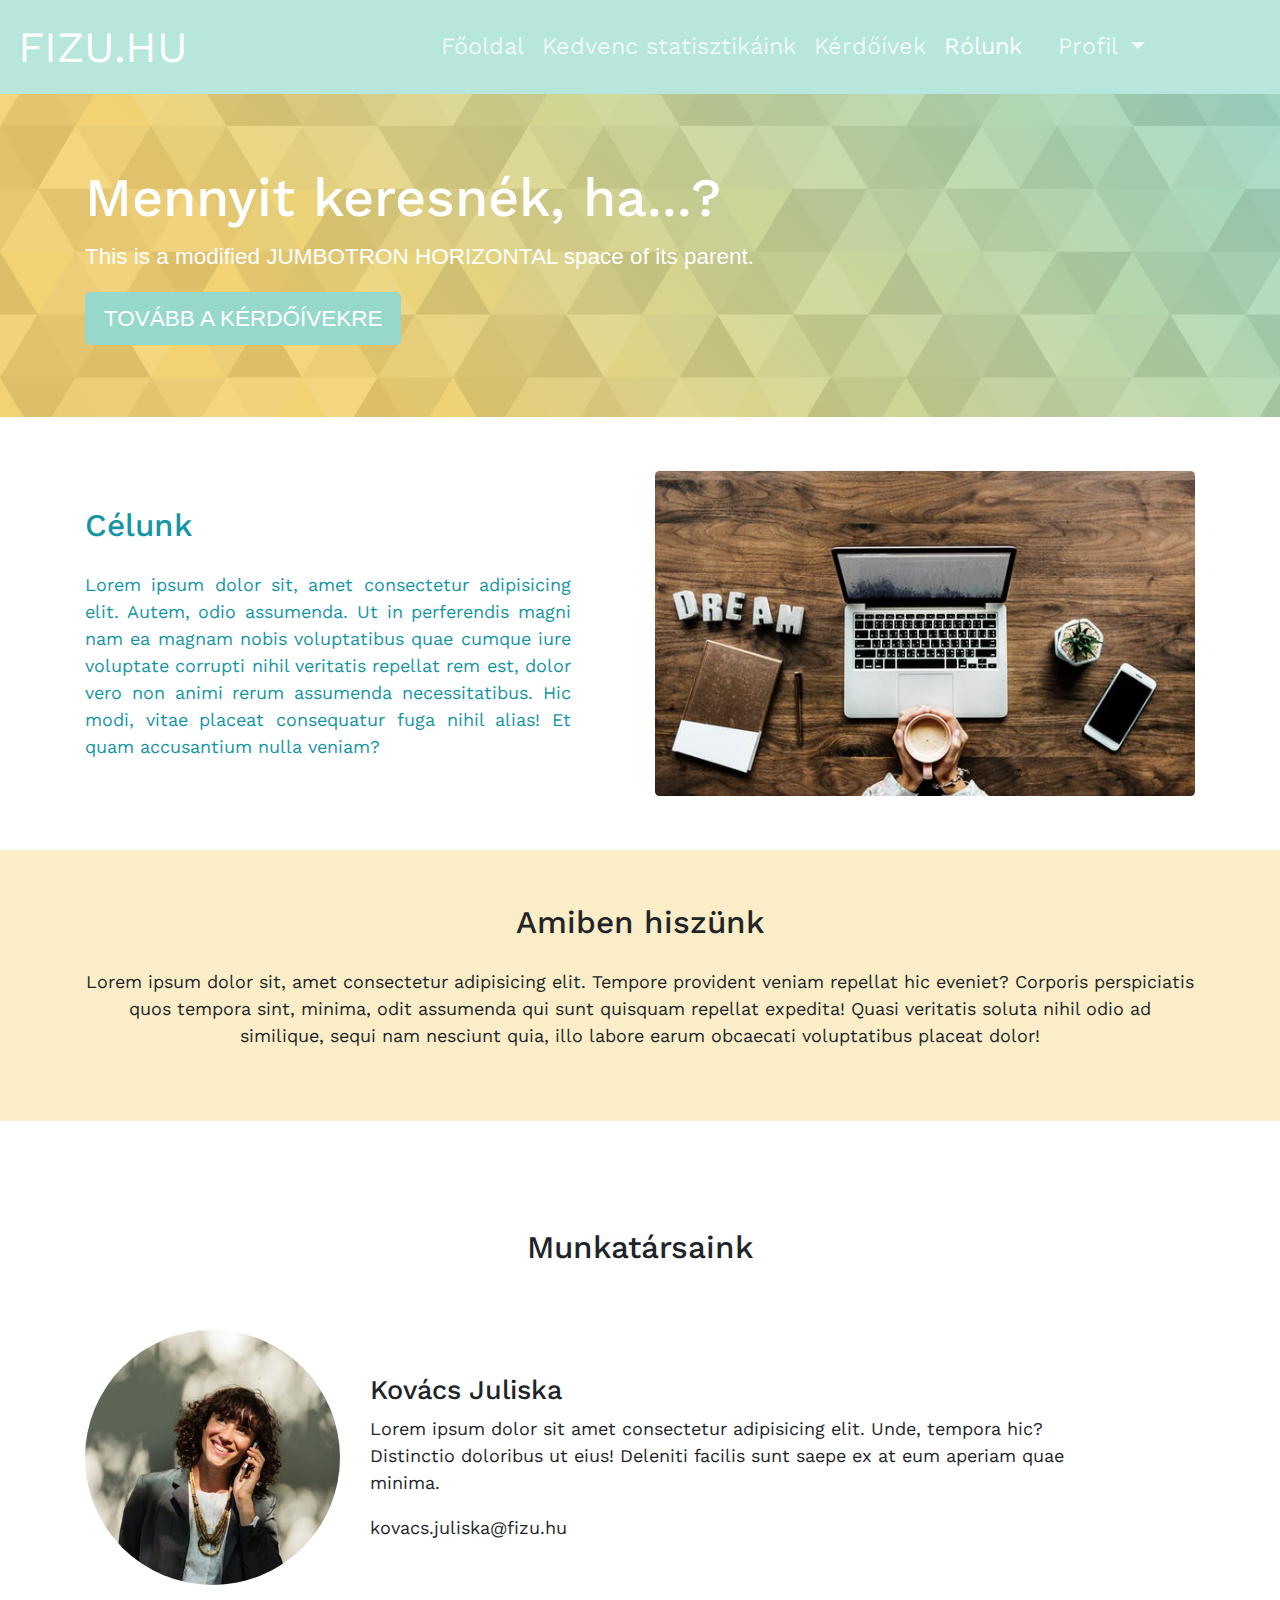
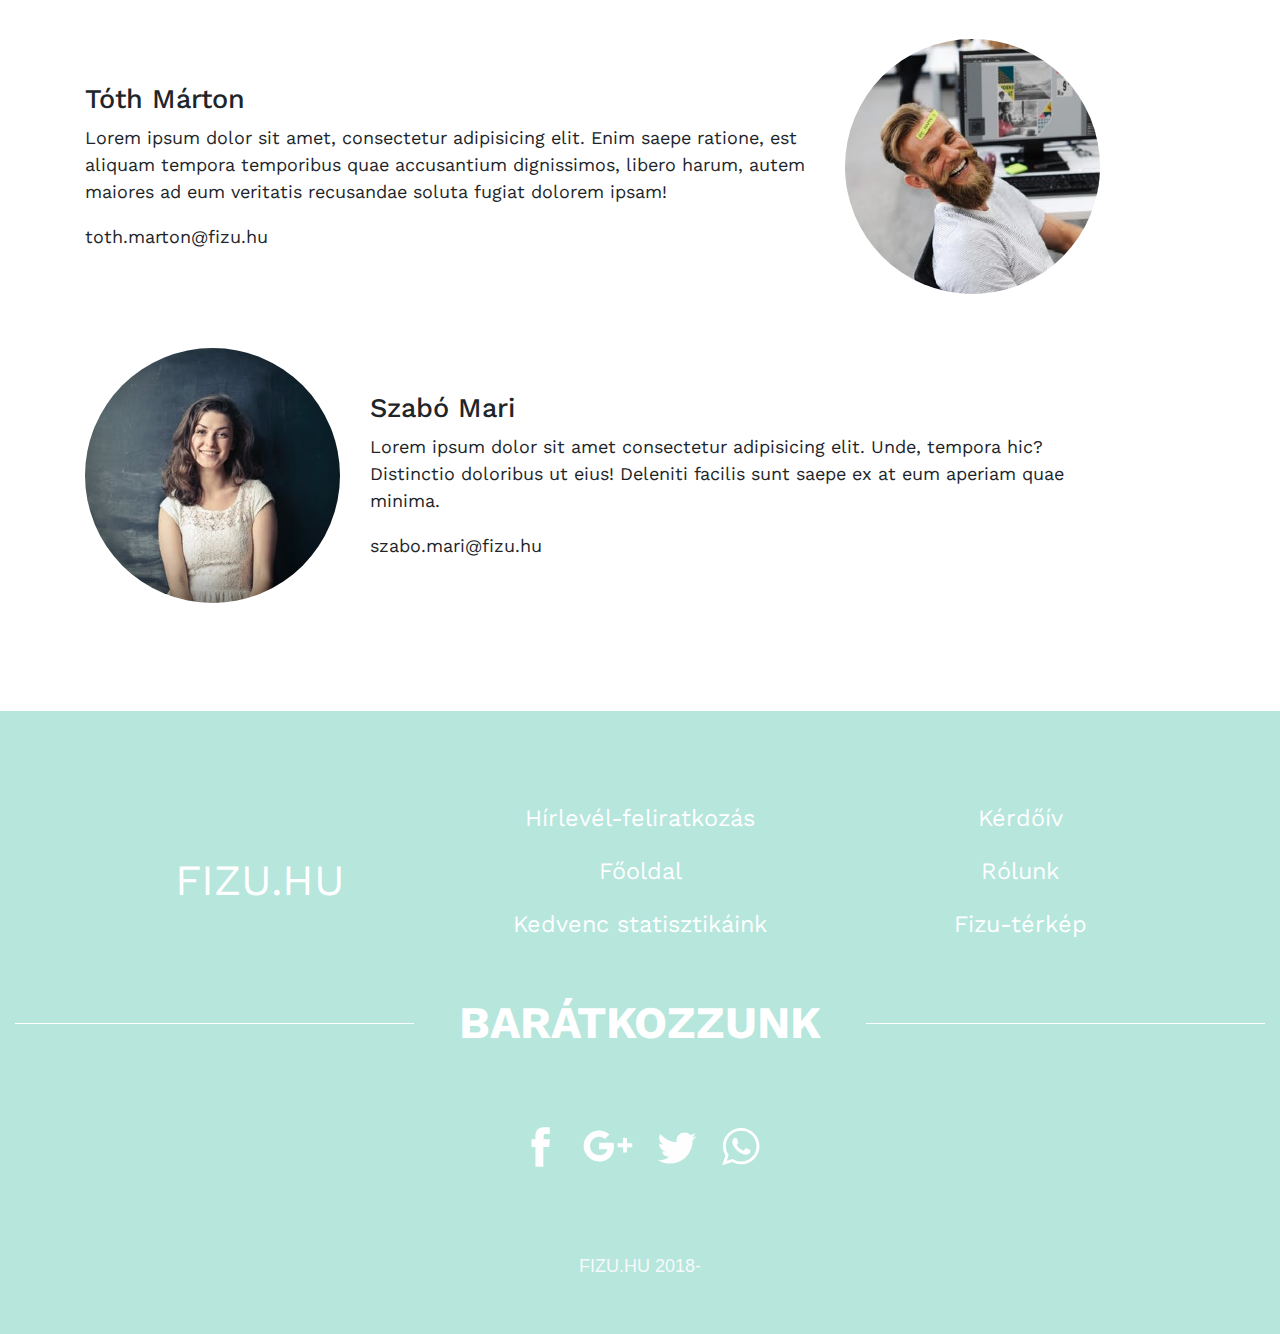
<file: rolunk.html>
<!doctype html>
<html lang="en">
  <head>
    <!-- Required meta tags -->
    <meta charset="utf-8">
    <meta name="viewport" content="width=device-width, initial-scale=1, shrink-to-fit=no">

    <!-- Bootstrap CSS -->
    <link rel="stylesheet" href="https://maxcdn.bootstrapcdn.com/bootstrap/4.0.0/css/bootstrap.min.css" integrity="sha384-Gn5384xqQ1aoWXA+058RXPxPg6fy4IWvTNh0E263XmFcJlSAwiGgFAW/dAiS6JXm" crossorigin="anonymous">
    <link rel="stylesheet" href="style.css">


    <title>Fizu.hu | Rólunk</title>
  </head>
  <body>

    <!-- navbar -->
      <nav class="navbar navbar-expand-lg navbar-dark sticky-top" style="background-color:#B6E6DC;">
          <a class="navbar-brand fizu" href="index.html">FIZU.HU</a>
          <button class="navbar-toggler" type="button" data-toggle="collapse" data-target="#navbarNav" aria-controls="navbarNav" 
           aria-expanded="false" aria-label="Toggle navigation">
            <span class="navbar-toggler-icon"></span>
          </button>
          <div class="collapse navbar-collapse" id="navbarNav">
            <ul class="navbar-nav ml-auto">
              <li class="nav-item">
                <a class="nav-link" href="index.html">Főoldal <span class="sr-only">(current)</span></a>
              </li>
              <li class="nav-item">
                <a class="nav-link" href="statisztika.html">Kedvenc statisztikáink</a>
              </li>
              <li class="nav-item">
                <a class="nav-link" href="#">Kérdőívek</a>
              </li>
              <li class="nav-item active">
                <a class="nav-link" href="rolunk.html">Rólunk</a>
              </li>
              <li class="nav-item dropdown mr-5 ml-3">
                  <a class="nav-link dropdown-toggle mr-5" href="#" id="navbarDropdownMenuLink" data-toggle="dropdown" aria-haspopup="true" aria-expanded="false">
                    Profil
                  </a>
                  <div class="dropdown-menu" aria-labelledby="navbarDropdownMenuLink">
                    <a class="dropdown-item" href="#">Profilom</a>
                    <a class="dropdown-item" href="#">Fizu-térkép</a>
                    <div class="dropdown-divider"></div>
                    <a class="dropdown-item" href="#">Kijelentkezés</a>
                  </div>
                </li>
            </ul>
          </div>
        </nav>

<!-- jumbotron -->        
<div class="jumbotron jumbotron-fluid">
    <div class="container">
        <h1>Mennyit keresnék, ha...?</h1>

            <p class="lead">This is a modified <span class="text-uppercase">jumbotron horizontal</span> space of its parent.</p>

        <a class="btn btn-blue btn-lg" href="kerdoiv.html" role="button">Tovább a kérdőívekre</a>

    </div>
</div>

<!-- rolunk -->
<section>
    <div class="container">
        <div class="row my-5 text-justify">
            <div class="col-12 col-lg-6 my-auto">
                <h3 class="mb-4 cel">Célunk</h3>
                <p class="pr-lg-5 mb-5 mb-lg-0 cel">Lorem ipsum dolor sit, amet consectetur adipisicing elit. Autem, odio assumenda. Ut in perferendis magni nam ea magnam nobis voluptatibus quae cumque iure voluptate corrupti nihil veritatis repellat rem est, dolor vero non animi rerum assumenda necessitatibus. Hic modi, vitae placeat consequatur fuga nihil alias! Et quam accusantium nulla veniam?</p>
            </div>
            <div class="col-12 col-lg-6">
                <img src="img/rolunk/laptop.jpeg" alt="cel" class="img-fluid rounded">
            </div>
        </div>
    </div>
</section>

<section class="bg-yellow">
    <div class="container text-center py-5 hisz">
        <h3 class="mb-4">Amiben hiszünk</h3>
        <p>Lorem ipsum dolor sit, amet consectetur adipisicing elit. Tempore provident veniam repellat hic eveniet? Corporis perspiciatis quos tempora sint, minima, odit assumenda qui sunt quisquam repellat expedita! Quasi veritatis soluta nihil odio ad similique, sequi nam nesciunt quia, illo labore earum obcaecati voluptatibus placeat dolor!</p>
    </div>

</section>

<section class="hisz">
    <div class="container py-5">
        <div class="row my-5">
            <div class="col-12 mb-5 text-center">
                <h3>Munkatársaink</h3>
            </div>
            <div class="col-10 col-sm-4 col-lg-3 my-auto">
                <img src="img/rolunk/woman.jpeg" alt="woman" class="img-fluid rounded-circle">
            </div>
            <div class="col-12 col-sm-8 my-auto pt-3 pt-sm-0">
                <h4>Kovács Juliska</h4>
                <p>Lorem ipsum dolor sit amet consectetur adipisicing elit. Unde, tempora hic? Distinctio doloribus ut eius! Deleniti facilis sunt saepe ex at eum aperiam quae minima.</p>
                <p class="mb-0">kovacs.juliska@fizu.hu</p>
            </div>
        </div>

        <div class="row my-5">
            <div class="col-12 col-sm-8 my-auto pt-3 pt-sm-0 order-sm-1 order-2">
                <h4>Tóth Márton</h4>
                <p>Lorem ipsum dolor sit amet, consectetur adipisicing elit. Enim saepe ratione, est aliquam tempora temporibus quae accusantium dignissimos, libero harum, autem maiores ad eum veritatis recusandae soluta fugiat dolorem ipsam!</p>
                <p class="mb-0">toth.marton@fizu.hu</p>
            </div>
                <div class="col-10 col-sm-4 col-lg-3 my-auto order-sm-2 order-1">
                    <img src="img/rolunk/man2.jpeg" alt="man" class="img-fluid rounded-circle">
                </div>
            </div>

            <div class="row my-5">
                    <div class="col-10 col-sm-4 col-lg-3 my-auto">
                        <img src="img/rolunk/woman2.jpeg" alt="woman2" class="img-fluid rounded-circle">
                    </div>
                    <div class="col-12 col-sm-8 my-auto pt-3 pt-sm-0">
                        <h4>Szabó Mari</h4>
                        <p>Lorem ipsum dolor sit amet consectetur adipisicing elit. Unde, tempora hic? Distinctio doloribus ut eius! Deleniti facilis sunt saepe ex at eum aperiam quae minima.</p>
                        <p class="mb-0">szabo.mari@fizu.hu</p>
                    </div>
                </div>
    </div>
</section>

<!-- footer -->
<footer class="pt-5" style="background-color:#B6E6DC;">
  <div class="container">
    <div class="row py-4">
      <div class="col-12 col-lg-4 text-center my-auto">
        <a href="index.html" class="fizu">FIZU.HU</a>
      </div>
      <div class="col-12 col-lg-4 text-center">
        <ul class="list-unstyled">
          <li class="py-2"><a href="#">Hírlevél-feliratkozás</a></li>
          <li class="py-2"><a href="index.html">Főoldal</a></li>
          <li class="py-2"><a href="statisztika.html">Kedvenc statisztikáink</a></li>
        </ul>
      </div>
      <div class="col-12 col-lg-4 text-center">
          <ul class="list-unstyled">
              <li class="py-2"><a href="#">Kérdőív</a></li>
              <li class="py-2"><a href="rolunk.html">Rólunk</a></li>
              <li class="py-2"><a href="#">Fizu-térkép</a></li>
            </ul>
      </div> 
    </div>
  </div>

  <div class="container-fluid">
    <h1 class="line">BARÁTKOZZUNK</h1>
    <div class="text-center py-4">
      <a href="https://facebook.com" class="px-2"><img src="img/facebook.svg" alt="fb" height="40"></a>
      <a href="https://twitter.com" class="px-2"><img src="img/google.svg" alt="fb" height="50"></a>
      <a href="https://facebook.com" class="px-2"><img src="img/twitter.svg" alt="fb" height="40"></a>
      <a href="https://facebook.com" class="px-2"><img src="img/viber.svg" alt="fb" height="40"></a>
    </div>
  </div>

  <div class="container">
    <div class="row py-4">
      <div class="col-12 text-center text-light">
    <p class="py-4 mb-0">FIZU.HU 2018-</p>
  </div>
  </div>
  </div>
</footer>

    <!-- Optional JavaScript -->
    <!-- jQuery first, then Popper.js, then Bootstrap JS -->
    <script src="https://code.jquery.com/jquery-3.2.1.slim.min.js" integrity="sha384-KJ3o2DKtIkvYIK3UENzmM7KCkRr/rE9/Qpg6aAZGJwFDMVNA/GpGFF93hXpG5KkN" crossorigin="anonymous"></script>
    <script src="https://cdnjs.cloudflare.com/ajax/libs/popper.js/1.12.9/umd/popper.min.js" integrity="sha384-ApNbgh9B+Y1QKtv3Rn7W3mgPxhU9K/ScQsAP7hUibX39j7fakFPskvXusvfa0b4Q" crossorigin="anonymous"></script>
    <script src="https://maxcdn.bootstrapcdn.com/bootstrap/4.0.0/js/bootstrap.min.js" integrity="sha384-JZR6Spejh4U02d8jOt6vLEHfe/JQGiRRSQQxSfFWpi1MquVdAyjUar5+76PVCmYl" crossorigin="anonymous"></script>
  </body>
</html>
</file>
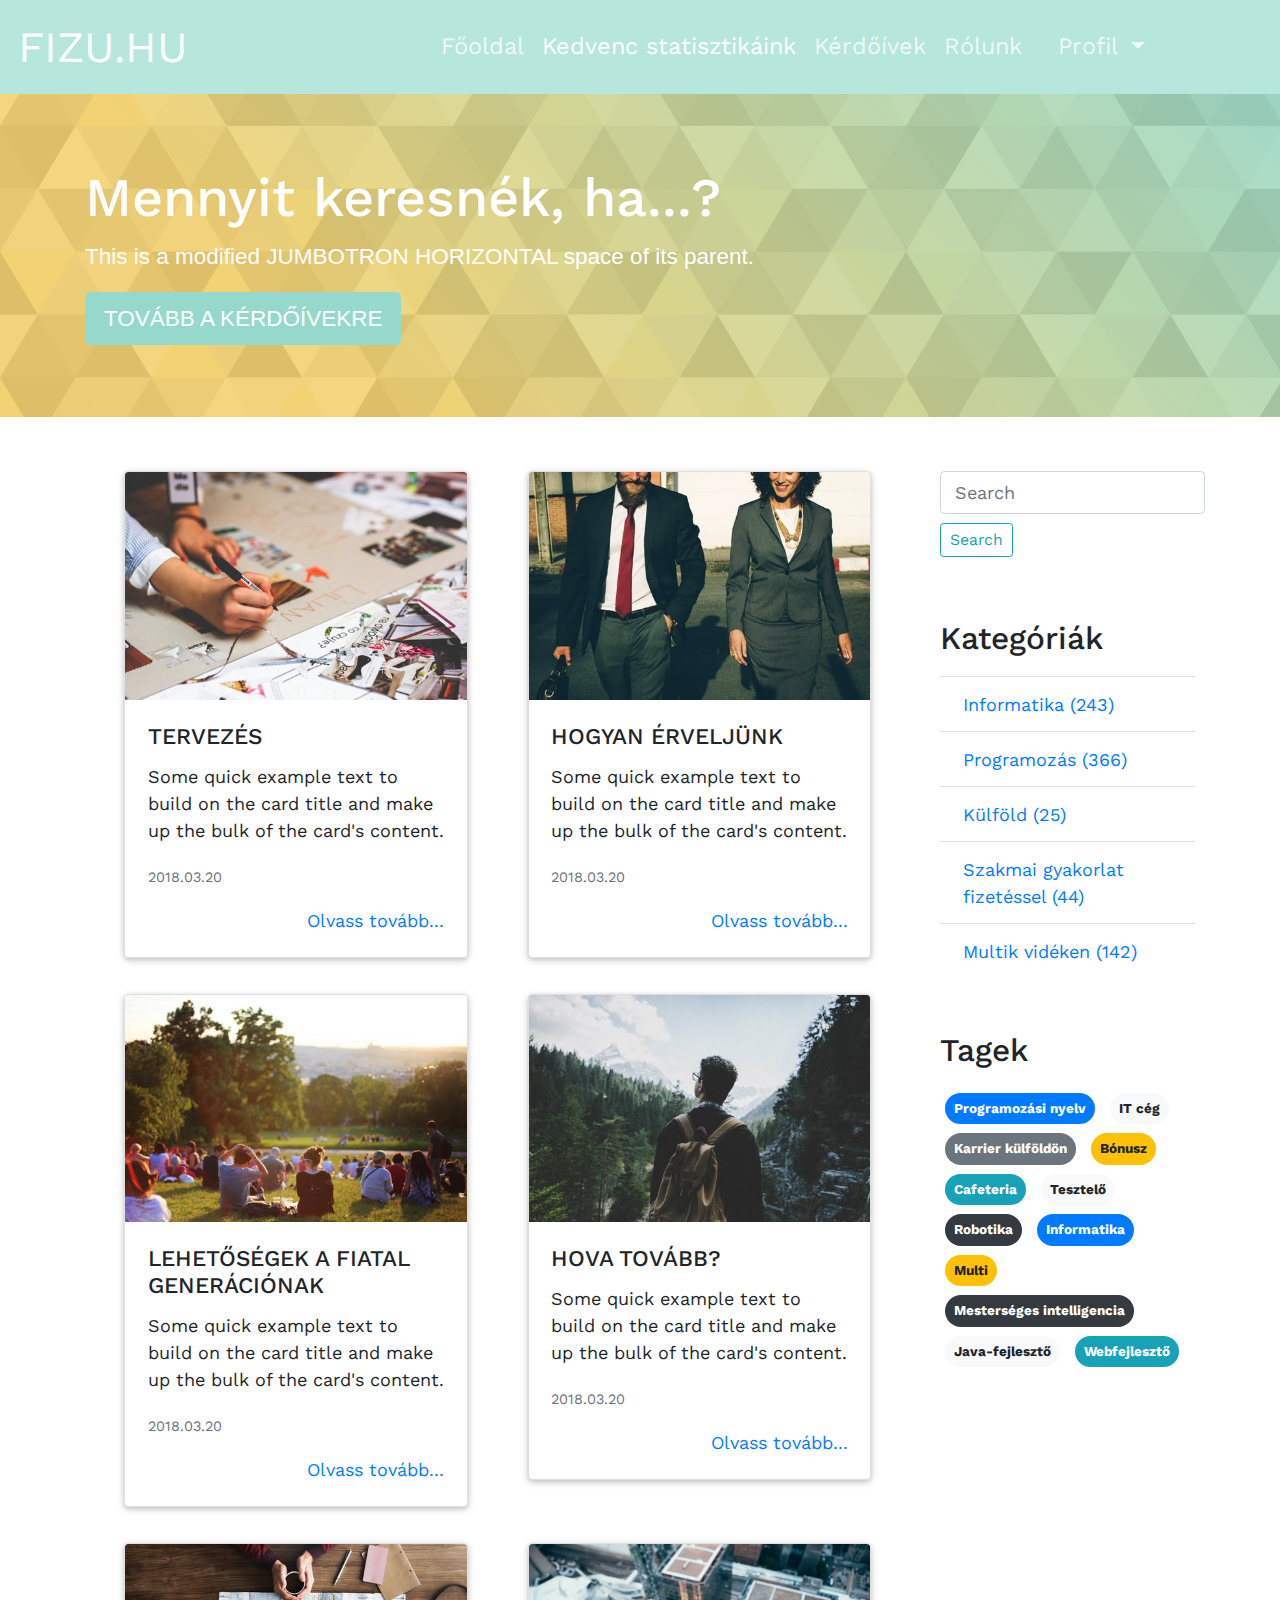
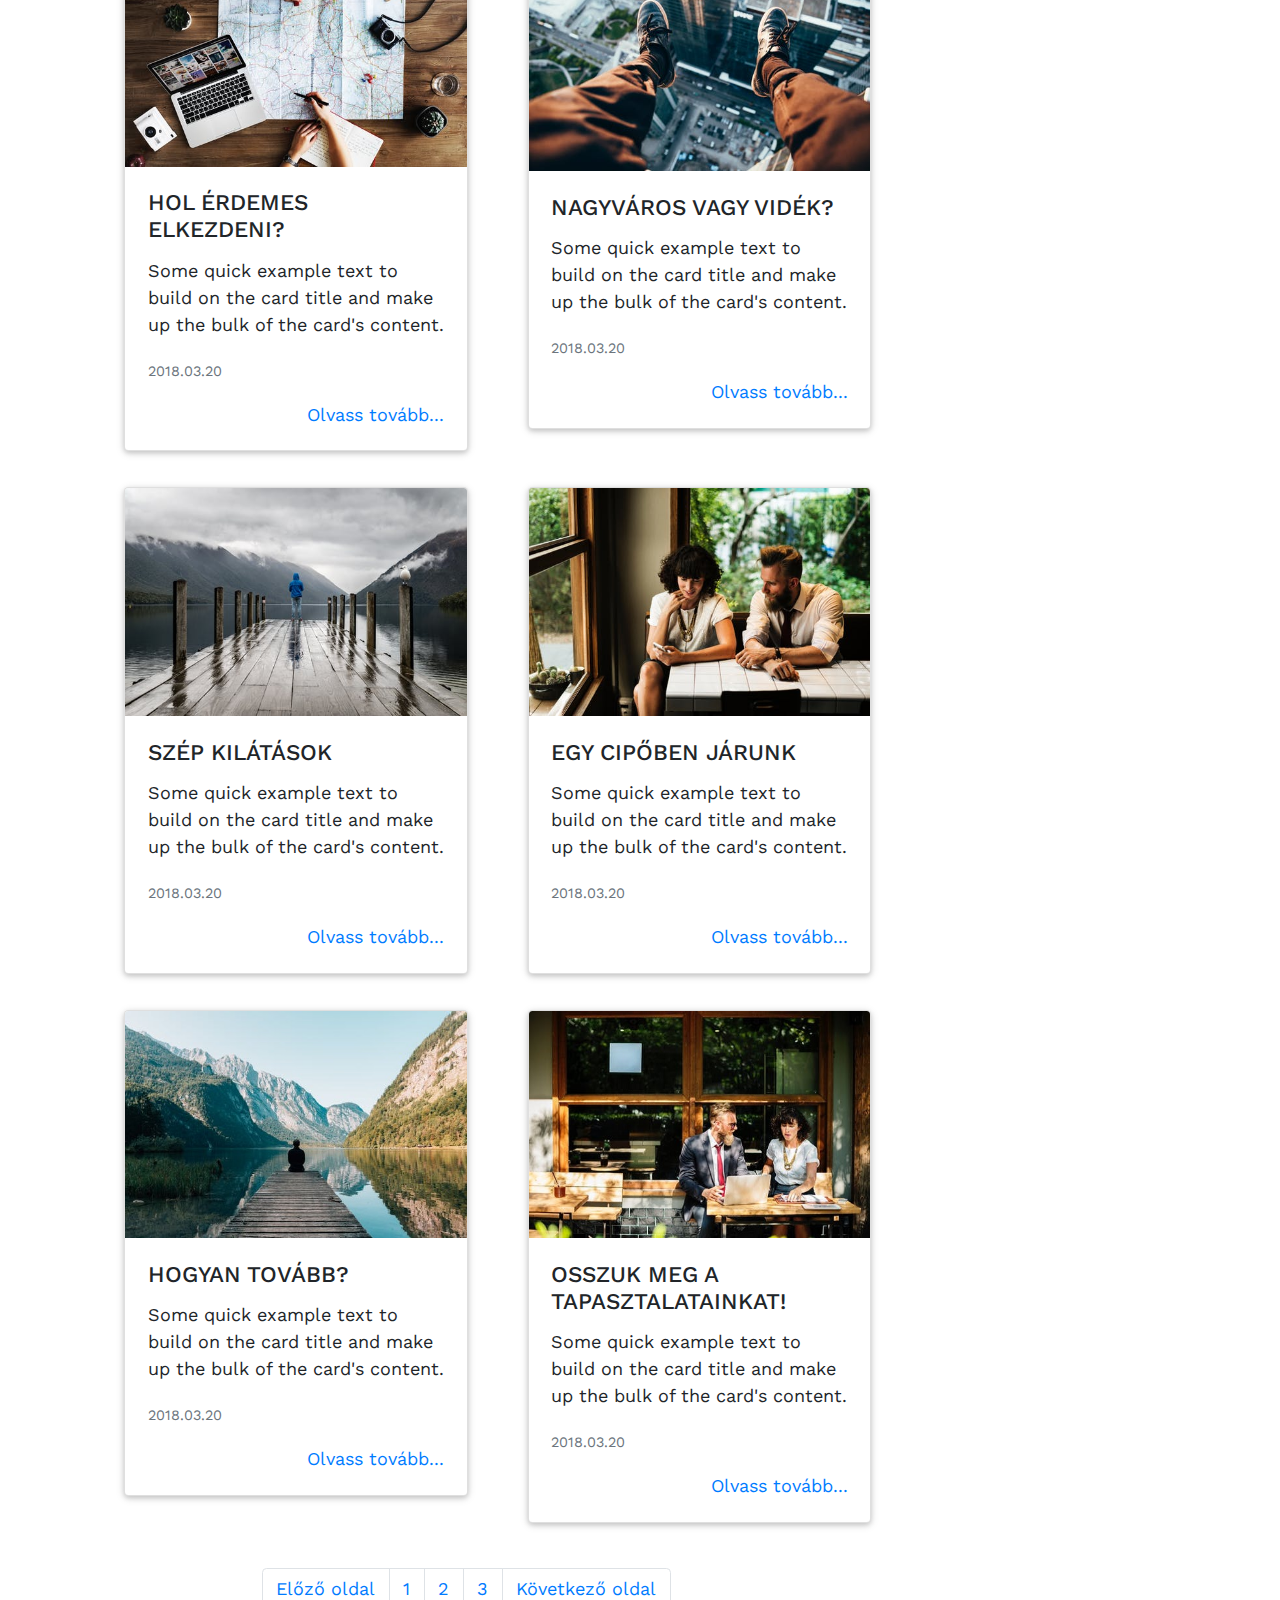
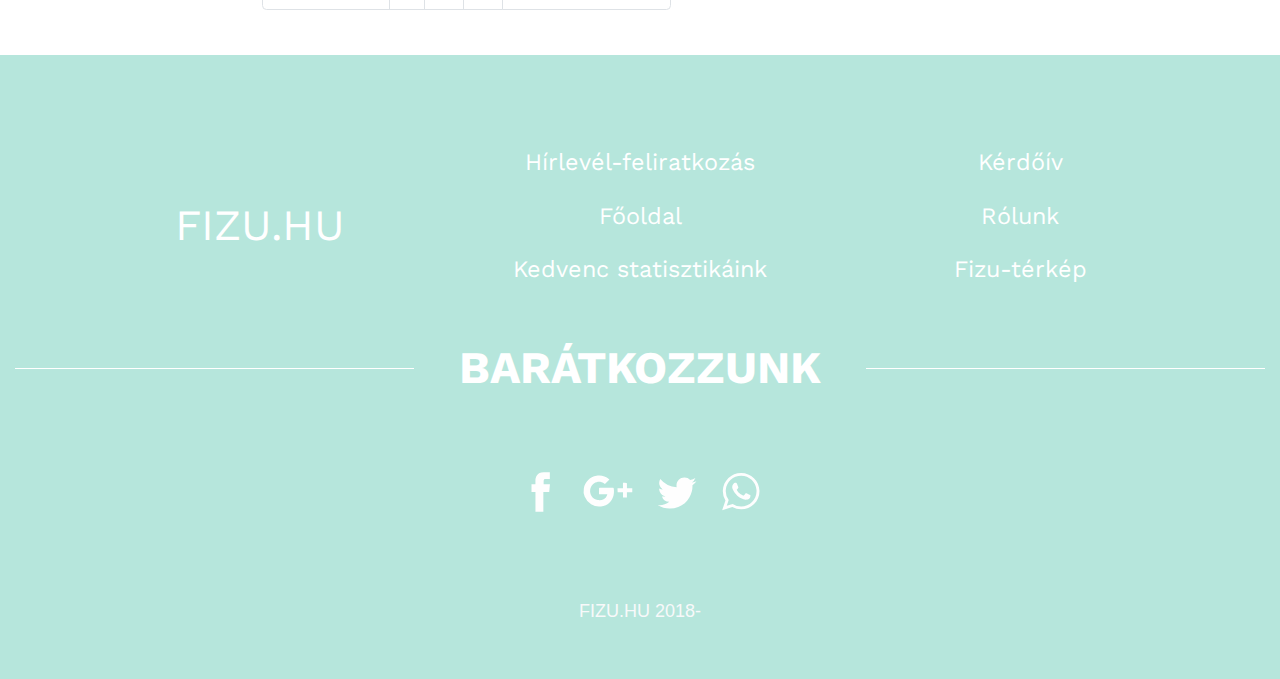
<file: statisztika.html>
<!doctype html>
<html lang="en">
  <head>
    <!-- Required meta tags -->
    <meta charset="utf-8">
    <meta name="viewport" content="width=device-width, initial-scale=1, shrink-to-fit=no">

    <!-- Bootstrap CSS -->
    <link rel="stylesheet" href="https://maxcdn.bootstrapcdn.com/bootstrap/4.0.0/css/bootstrap.min.css" integrity="sha384-Gn5384xqQ1aoWXA+058RXPxPg6fy4IWvTNh0E263XmFcJlSAwiGgFAW/dAiS6JXm" crossorigin="anonymous">
    <link rel="stylesheet" href="style.css">


    <title>Fizu.hu | Kedvenc statisztikáink</title>
  </head>
  <body>

    <!-- navbar -->
      <nav class="navbar navbar-expand-lg navbar-dark sticky-top" style="background-color:#B6E6DC;">
          <a class="navbar-brand fizu" href="index.html">FIZU.HU</a>
          <button class="navbar-toggler" type="button" data-toggle="collapse" data-target="#navbarNav" aria-controls="navbarNav" 
           aria-expanded="false" aria-label="Toggle navigation">
            <span class="navbar-toggler-icon"></span>
          </button>
          <div class="collapse navbar-collapse" id="navbarNav">
            <ul class="navbar-nav ml-auto">
              <li class="nav-item">
                <a class="nav-link" href="index.html">Főoldal <span class="sr-only">(current)</span></a>
              </li>
              <li class="nav-item active">
                <a class="nav-link" href="statisztika.html">Kedvenc statisztikáink</a>
              </li>
              <li class="nav-item">
                <a class="nav-link" href="kerdoiv.html">Kérdőívek</a>
              </li>
              <li class="nav-item">
                <a class="nav-link" href="rolunk.html">Rólunk</a>
              </li>
              <li class="nav-item dropdown mr-5 ml-3">
                  <a class="nav-link dropdown-toggle mr-5" href="#" id="navbarDropdownMenuLink" data-toggle="dropdown" aria-haspopup="true" aria-expanded="false">
                    Profil
                  </a>
                  <div class="dropdown-menu" aria-labelledby="navbarDropdownMenuLink">
                    <a class="dropdown-item" href="#">Profilom</a>
                    <a class="dropdown-item" href="#">Fizu-térkép</a>
                    <div class="dropdown-divider"></div>
                    <a class="dropdown-item" href="#">Kijelentkezés</a>
                  </div>
                </li>
            </ul>
          </div>
        </nav>

<!-- jumbotron -->        
<div class="jumbotron jumbotron-fluid">
    <div class="container">
        <h1>Mennyit keresnék, ha...?</h1>

            <p class="lead">This is a modified <span class="text-uppercase">jumbotron horizontal</span> space of its parent.</p>

        <a class="btn btn-blue btn-lg" href="kerdoiv.html" role="button">Tovább a kérdőívekre</a>

    </div>
</div>

<!-- kartyak -->

<div class="container blog">
    <div class="row">
        <div class="col-12 col-md-9 ">
            <div class="row px-lg-5">
                <div class="card-deck">

                <div class="row justify-content-center">

                    <div class="col-10 col-md-6 my-3">
                        <div class="card blog-card">
                            <img class="card-img-top" src="img/stat/stat.jpg" alt="Card image cap">
                                <div class="card-body">
                                    <h5 class="card-title text-uppercase">Tervezés</h5>
                                      <p class="card-text">Some quick example text to build on the card title and make up the bulk of the card's content.</p>
                                      <p class="card-text"><small class="text-muted">2018.03.20</small></p>
                                      <a href="cikk.html" class="float-right">Olvass tovább...</a>
                                </div>
                        </div>
                    </div>

                    <div class="col-10 col-md-6 my-3">
                        <div class="card blog-card">
                            <img class="card-img-top" src="img/stat/stat2.jpeg" alt="Card image cap">
                                <div class="card-body">
                                    <h5 class="card-title text-uppercase">Hogyan érveljünk</h5>
                                        <p class="card-text">Some quick example text to build on the card title and make up the bulk of the card's content.</p>
                                        <p class="card-text"><small class="text-muted">2018.03.20</small></p>
                                        <a href="cikk.html" class="float-right">Olvass tovább...</a>
                                </div>
                        </div>
                    </div>

                </div>
                    
                <div class="row justify-content-center">

                    <div class="col-10 col-md-6 my-3">
                        <div class="card blog-card">
                            <img class="card-img-top" src="img/stat/stat3.jpeg" alt="Card image cap">
                                <div class="card-body">
                                    <h5 class="card-title text-uppercase">Lehetőségek a fiatal generációnak</h5>
                                        <p class="card-text">Some quick example text to build on the card title and make up the bulk of the card's content.</p>
                                        <p class="card-text"><small class="text-muted">2018.03.20</small></p>
                                        <a href="cikk.html" class="float-right">Olvass tovább...</a>
                                </div>
                        </div>
                    </div>

                    <div class="col-10 col-md-6 my-3">
                        <div class="card blog-card">
                            <img class="card-img-top" src="img/stat/stat4.jpeg" alt="Card image cap">
                                <div class="card-body">
                                    <h5 class="card-title text-uppercase">Hova tovább?</h5>
                                        <p class="card-text">Some quick example text to build on the card title and make up the bulk of the card's content.</p>
                                        <p class="card-text"><small class="text-muted">2018.03.20</small></p>
                                        <a href="cikk.html" class="float-right">Olvass tovább...</a>
                                </div>
                        </div>
                    </div>

                </div>

                <div class="row justify-content-center">

                    <div class="col-10 col-md-6 my-3">
                        <div class="card blog-card">
                            <img class="card-img-top" src="img/stat/stat5.jpeg" alt="Card image cap">
                                <div class="card-body">
                                    <h5 class="card-title text-uppercase">Hol érdemes elkezdeni?</h5>
                                        <p class="card-text">Some quick example text to build on the card title and make up the bulk of the card's content.</p>
                                        <p class="card-text"><small class="text-muted">2018.03.20</small></p>
                                        <a href="cikk.html" class="float-right">Olvass tovább...</a>
                                </div>
                        </div>
                    </div>

                    <div class="col-10 col-md-6 my-3">
                        <div class="card blog-card">
                            <img class="card-img-top" src="img/stat/stat6.jpeg" alt="Card image cap">
                                <div class="card-body">
                                    <h5 class="card-title text-uppercase">Nagyváros vagy vidék?</h5>
                                        <p class="card-text">Some quick example text to build on the card title and make up the bulk of the card's content.</p>
                                        <p class="card-text"><small class="text-muted">2018.03.20</small></p>
                                        <a href="cikk.html" class="float-right">Olvass tovább...</a>
                                </div>
                        </div>
                    </div>
                
                </div>

                <div class="row justify-content-center">

                    <div class="col-10 col-md-6 my-3">
                        <div class="card blog-card">
                            <img class="card-img-top" src="img/stat/stat7.jpeg" alt="Card image cap">
                                <div class="card-body">
                                    <h5 class="card-title text-uppercase">Szép kilátások</h5>
                                        <p class="card-text">Some quick example text to build on the card title and make up the bulk of the card's content.</p>
                                        <p class="card-text"><small class="text-muted">2018.03.20</small></p>
                                        <a href="cikk.html" class="float-right">Olvass tovább...</a>
                                </div>
                        </div>
                    </div>

                    <div class="col-10 col-md-6 my-3">
                        <div class="card blog-card">
                            <img class="card-img-top" src="img/stat/stat8.jpeg" alt="Card image cap">
                                <div class="card-body">
                                    <h5 class="card-title text-uppercase">Egy cipőben járunk</h5>
                                        <p class="card-text">Some quick example text to build on the card title and make up the bulk of the card's content.</p>
                                        <p class="card-text"><small class="text-muted">2018.03.20</small></p>
                                        <a href="cikk.html" class="float-right">Olvass tovább...</a>
                                </div>
                        </div>
                    </div>
                </div>

                <div class="row justify-content-center">

                    <div class="col-10 col-md-6 my-3">
                        <div class="card blog-card">
                            <img class="card-img-top" src="img/stat/stat9.jpeg" alt="Card image cap">
                                <div class="card-body">
                                    <h5 class="card-title text-uppercase">Hogyan tovább?</h5>
                                        <p class="card-text">Some quick example text to build on the card title and make up the bulk of the card's content.</p>
                                        <p class="card-text"><small class="text-muted">2018.03.20</small></p>
                                        <a href="cikk.html" class="float-right">Olvass tovább...</a>
                                </div>
                        </div>
                    </div>

                    <div class="col-10 col-md-6 my-3">
                        <div class="card blog-card">
                            <img class="card-img-top" src="img/stat/stat10.jpeg" alt="Card image cap">
                                <div class="card-body">
                                    <h5 class="card-title text-uppercase">Osszuk meg a tapasztalatainkat!</h5>
                                        <p class="card-text">Some quick example text to build on the card title and make up the bulk of the card's content.</p>
                                        <p class="card-text"><small class="text-muted">2018.03.20</small></p>
                                        <a href="cikk.html" class="float-right">Olvass tovább...</a>
                                </div>
                        </div>
                    </div>

                </div>
                </div>

<!-- oldal lapozó -->


                <nav aria-label="Page navigation example" class="col-11 my-4">
                        <ul class="pagination justify-content-center">
                          <li class="page-item"><a class="page-link" href="#">Előző oldal</a></li>
                          <li class="page-item"><a class="page-link" href="#">1</a></li>
                          <li class="page-item"><a class="page-link" href="#">2</a></li>
                          <li class="page-item"><a class="page-link" href="#">3</a></li>
                          <li class="page-item"><a class="page-link" href="#">Következő oldal</a></li>
                        </ul>
                      </nav>
                    
            </div>
        </div>

<!-- keresőmező -->

        <div class="col-10 col-md-3">

            <form class="form-inline my-3">
                <input class="form-control mr-sm-2" type="search" placeholder="Search" aria-label="Search">
                <button class="btn btn-sm btn-outline-info my-2" type="submit">Search</button>
            </form>

        

        <div class="mt-5">
            <h3 class="mb-3">Kategóriák</h3>
            <ul class="list-group list-group-flush">
                <li class="list-group-item"><a href="#">Informatika (243)</a></li>
                <li class="list-group-item"><a href="#">Programozás (366)</a></li>
                <li class="list-group-item"><a href="#">Külföld (25)</a></li>
                <li class="list-group-item"><a href="#">Szakmai gyakorlat fizetéssel (44)</a></li>
                <li class="list-group-item"><a href="#">Multik vidéken (142)</a></li>
            </ul>
        </div>

        <div class="my-5">
            <h3 class="mb-3">Tagek</h3>
            <a href="#" class="badge badge-pill badge-primary p-2 m-1">Programozási nyelv</a>
            <a href="#" class="badge badge-pill badge-light p-2 m-1">IT cég</a>
            <a href="#" class="badge badge-pill badge-secondary p-2 m-1">Karrier külföldön</a>
            <a href="#" class="badge badge-pill badge-warning p-2 m-1">Bónusz</a>
            <a href="#" class="badge badge-pill badge-info p-2 m-1">Cafeteria</a>
            <a href="#" class="badge badge-pill badge-light p-2 m-1">Tesztelő</a>
            <a href="#" class="badge badge-pill badge-dark p-2 m-1">Robotika</a>
            <a href="#" class="badge badge-pill badge-primary p-2 m-1">Informatika</a>
            <a href="#" class="badge badge-pill badge-warning p-2 m-1">Multi</a>
            <a href="#" class="badge badge-pill badge-dark p-2 m-1">Mesterséges intelligencia</a>
            <a href="#" class="badge badge-pill badge-light p-2 m-1">Java-fejlesztő</a>
            <a href="#" class="badge badge-pill badge-info p-2 m-1">Webfejlesztő</a>
        </div>
        </div>        
    </div>
</div>

<!-- footer -->
<footer class="pt-5" style="background-color:#B6E6DC;">
  <div class="container">
    <div class="row py-4">
      <div class="col-12 col-lg-4 text-center my-auto">
        <a href="index.html" class="fizu">FIZU.HU</a>
      </div>
      <div class="col-12 col-lg-4 text-center">
        <ul class="list-unstyled">
          <li class="py-2"><a href="#">Hírlevél-feliratkozás</a></li>
          <li class="py-2"><a href="index.html">Főoldal</a></li>
          <li class="py-2"><a href="statisztika.html">Kedvenc statisztikáink</a></li>
        </ul>
      </div>
      <div class="col-12 col-lg-4 text-center">
          <ul class="list-unstyled">
              <li class="py-2"><a href="kerdoiv.html">Kérdőív</a></li>
              <li class="py-2"><a href="rolunk.html">Rólunk</a></li>
              <li class="py-2"><a href="#">Fizu-térkép</a></li>
            </ul>
      </div> 
    </div>
  </div>

  <div class="container-fluid">
    <h1 class="line">BARÁTKOZZUNK</h1>
    <div class="text-center py-4">
      <a href="https://facebook.com" class="px-2"><img src="img/facebook.svg" alt="fb" height="40"></a>
      <a href="https://twitter.com" class="px-2"><img src="img/google.svg" alt="fb" height="50"></a>
      <a href="https://facebook.com" class="px-2"><img src="img/twitter.svg" alt="fb" height="40"></a>
      <a href="https://facebook.com" class="px-2"><img src="img/viber.svg" alt="fb" height="40"></a>
    </div>
  </div>

  <div class="container">
    <div class="row py-4">
      <div class="col-12 text-center text-light">
    <p class="py-4 mb-0">FIZU.HU 2018-</p>
  </div>
  </div>
  </div>
</footer>

    <!-- Optional JavaScript -->
    <!-- jQuery first, then Popper.js, then Bootstrap JS -->
    <script src="https://code.jquery.com/jquery-3.2.1.slim.min.js" integrity="sha384-KJ3o2DKtIkvYIK3UENzmM7KCkRr/rE9/Qpg6aAZGJwFDMVNA/GpGFF93hXpG5KkN" crossorigin="anonymous"></script>
    <script src="https://cdnjs.cloudflare.com/ajax/libs/popper.js/1.12.9/umd/popper.min.js" integrity="sha384-ApNbgh9B+Y1QKtv3Rn7W3mgPxhU9K/ScQsAP7hUibX39j7fakFPskvXusvfa0b4Q" crossorigin="anonymous"></script>
    <script src="https://maxcdn.bootstrapcdn.com/bootstrap/4.0.0/js/bootstrap.min.js" integrity="sha384-JZR6Spejh4U02d8jOt6vLEHfe/JQGiRRSQQxSfFWpi1MquVdAyjUar5+76PVCmYl" crossorigin="anonymous"></script>
  </body>
</html>
</file>
<file: style.css>
/*@import url('https://fonts.googleapis.com/css?family=Poiret+One');*/
@import url('https://fonts.googleapis.com/css?family=Work+Sans:200,300');

@media (min-width: 1200px){
    html{
        font-size: 18px;
    }
}

/* navbar */
.fizu {
    /*font-family: 'Poiret One', cursive;*/
    font-family: 'Work Sans', sans-serif;
    font-size: 2.4rem;
}

.dropdown-menu {
    background-color: #B6E6DC;
}

.dropdown-item {
    color:white;
    font-family: 'Work Sans', sans-serif;
}

.dropdown-item:hover {
    background-color: #FFECB5;
    color: #B6E6DC;
    font-family: 'Work Sans', sans-serif;
}

.navbar-dark .navbar-nav .nav-link {
    font-size: 1.3rem;
    font-family: 'Work Sans', sans-serif;
    color: rgba(255,255,255,0.8)
}

.navbar-dark .navbar-nav .nav-link:hover {
    color: white;
}

/* jumbotron */
.jumbotron {
    background-color: #f2d272;
    background-image: url("data:image/svg+xml,%3Csvg xmlns='http://www.w3.org/2000/svg' width='100%25'%3E%3Cdefs%3E%3ClinearGradient id='a' gradientUnits='userSpaceOnUse' x1='0' x2='0' y1='0' y2='100%25' gradientTransform='rotate(225)'%3E%3Cstop offset='0' stop-color='%23f2d272'/%3E%3Cstop offset='1' stop-color='%2396d9cc'/%3E%3C/linearGradient%3E%3Cpattern patternUnits='userSpaceOnUse' id='b' width='453' height='377.7' x='0' y='0' viewBox='0 0 1080 900'%3E%3Cg fill-opacity='0.09'%3E%3Cpolygon fill='%23444' points='90%2C150 0%2C300 180%2C300'/%3E%3Cpolygon points='90%2C150 180%2C0 0%2C0'/%3E%3Cpolygon fill='%23AAA' points='270%2C150 360%2C0 180%2C0'/%3E%3Cpolygon fill='%23DDD' points='450%2C150 360%2C300 540%2C300'/%3E%3Cpolygon fill='%23999' points='450%2C150 540%2C0 360%2C0'/%3E%3Cpolygon points='630%2C150 540%2C300 720%2C300'/%3E%3Cpolygon fill='%23DDD' points='630%2C150 720%2C0 540%2C0'/%3E%3Cpolygon fill='%23444' points='810%2C150 720%2C300 900%2C300'/%3E%3Cpolygon fill='%23FFF' points='810%2C150 900%2C0 720%2C0'/%3E%3Cpolygon fill='%23DDD' points='990%2C150 900%2C300 1080%2C300'/%3E%3Cpolygon fill='%23444' points='990%2C150 1080%2C0 900%2C0'/%3E%3Cpolygon fill='%23DDD' points='90%2C450 0%2C600 180%2C600'/%3E%3Cpolygon points='90%2C450 180%2C300 0%2C300'/%3E%3Cpolygon fill='%23666' points='270%2C450 180%2C600 360%2C600'/%3E%3Cpolygon fill='%23AAA' points='270%2C450 360%2C300 180%2C300'/%3E%3Cpolygon fill='%23DDD' points='450%2C450 360%2C600 540%2C600'/%3E%3Cpolygon fill='%23999' points='450%2C450 540%2C300 360%2C300'/%3E%3Cpolygon fill='%23999' points='630%2C450 540%2C600 720%2C600'/%3E%3Cpolygon fill='%23FFF' points='630%2C450 720%2C300 540%2C300'/%3E%3Cpolygon points='810%2C450 720%2C600 900%2C600'/%3E%3Cpolygon fill='%23DDD' points='810%2C450 900%2C300 720%2C300'/%3E%3Cpolygon fill='%23AAA' points='990%2C450 900%2C600 1080%2C600'/%3E%3Cpolygon fill='%23444' points='990%2C450 1080%2C300 900%2C300'/%3E%3Cpolygon fill='%23222' points='90%2C750 0%2C900 180%2C900'/%3E%3Cpolygon points='270%2C750 180%2C900 360%2C900'/%3E%3Cpolygon fill='%23DDD' points='270%2C750 360%2C600 180%2C600'/%3E%3Cpolygon points='450%2C750 540%2C600 360%2C600'/%3E%3Cpolygon points='630%2C750 540%2C900 720%2C900'/%3E%3Cpolygon fill='%23444' points='630%2C750 720%2C600 540%2C600'/%3E%3Cpolygon fill='%23AAA' points='810%2C750 720%2C900 900%2C900'/%3E%3Cpolygon fill='%23666' points='810%2C750 900%2C600 720%2C600'/%3E%3Cpolygon fill='%23999' points='990%2C750 900%2C900 1080%2C900'/%3E%3Cpolygon fill='%23999' points='180%2C0 90%2C150 270%2C150'/%3E%3Cpolygon fill='%23444' points='360%2C0 270%2C150 450%2C150'/%3E%3Cpolygon fill='%23FFF' points='540%2C0 450%2C150 630%2C150'/%3E%3Cpolygon points='900%2C0 810%2C150 990%2C150'/%3E%3Cpolygon fill='%23222' points='0%2C300 -90%2C450 90%2C450'/%3E%3Cpolygon fill='%23FFF' points='0%2C300 90%2C150 -90%2C150'/%3E%3Cpolygon fill='%23FFF' points='180%2C300 90%2C450 270%2C450'/%3E%3Cpolygon fill='%23666' points='180%2C300 270%2C150 90%2C150'/%3E%3Cpolygon fill='%23222' points='360%2C300 270%2C450 450%2C450'/%3E%3Cpolygon fill='%23FFF' points='360%2C300 450%2C150 270%2C150'/%3E%3Cpolygon fill='%23444' points='540%2C300 450%2C450 630%2C450'/%3E%3Cpolygon fill='%23222' points='540%2C300 630%2C150 450%2C150'/%3E%3Cpolygon fill='%23AAA' points='720%2C300 630%2C450 810%2C450'/%3E%3Cpolygon fill='%23666' points='720%2C300 810%2C150 630%2C150'/%3E%3Cpolygon fill='%23FFF' points='900%2C300 810%2C450 990%2C450'/%3E%3Cpolygon fill='%23999' points='900%2C300 990%2C150 810%2C150'/%3E%3Cpolygon points='0%2C600 -90%2C750 90%2C750'/%3E%3Cpolygon fill='%23666' points='0%2C600 90%2C450 -90%2C450'/%3E%3Cpolygon fill='%23AAA' points='180%2C600 90%2C750 270%2C750'/%3E%3Cpolygon fill='%23444' points='180%2C600 270%2C450 90%2C450'/%3E%3Cpolygon fill='%23444' points='360%2C600 270%2C750 450%2C750'/%3E%3Cpolygon fill='%23999' points='360%2C600 450%2C450 270%2C450'/%3E%3Cpolygon fill='%23666' points='540%2C600 630%2C450 450%2C450'/%3E%3Cpolygon fill='%23222' points='720%2C600 630%2C750 810%2C750'/%3E%3Cpolygon fill='%23FFF' points='900%2C600 810%2C750 990%2C750'/%3E%3Cpolygon fill='%23222' points='900%2C600 990%2C450 810%2C450'/%3E%3Cpolygon fill='%23DDD' points='0%2C900 90%2C750 -90%2C750'/%3E%3Cpolygon fill='%23444' points='180%2C900 270%2C750 90%2C750'/%3E%3Cpolygon fill='%23FFF' points='360%2C900 450%2C750 270%2C750'/%3E%3Cpolygon fill='%23AAA' points='540%2C900 630%2C750 450%2C750'/%3E%3Cpolygon fill='%23FFF' points='720%2C900 810%2C750 630%2C750'/%3E%3Cpolygon fill='%23222' points='900%2C900 990%2C750 810%2C750'/%3E%3Cpolygon fill='%23222' points='1080%2C300 990%2C450 1170%2C450'/%3E%3Cpolygon fill='%23FFF' points='1080%2C300 1170%2C150 990%2C150'/%3E%3Cpolygon points='1080%2C600 990%2C750 1170%2C750'/%3E%3Cpolygon fill='%23666' points='1080%2C600 1170%2C450 990%2C450'/%3E%3Cpolygon fill='%23DDD' points='1080%2C900 1170%2C750 990%2C750'/%3E%3C/g%3E%3C/pattern%3E%3C/defs%3E%3Crect x='0' y='0' fill='url(%23a)' width='100%25' height='100%25'/%3E%3Crect x='0' y='0' fill='url(%23b)' width='100%25' height='100%25'/%3E%3C/svg%3E");
    background-attachment: fixed;
    background-size: cover;
    background-position: center;
    color: #fff;
}

.jumbotron h1 {
    font-family: 'Work Sans', sans-serif;
    font-size: 3rem;
}

.btn-blue {
    background-color: #96D9CC;
    text-transform: uppercase;
    color: #fff;
    font-weight: lighter;
}

.btn-blue:hover {
    background-color: #B6E6DC;
    text-transform: uppercase;
    color: #fff;
}

/* diagramok */

.font-lg{
    font-size: 1.4rem;
}

.chart{
    color:#1595A3;
}

/* card and text */

.cards{
    font-family: 'Work Sans', sans-serif;
}

.bg-yellow{
    background-color: rgba(242,210,114,0.4);
}

.home-card{
    box-shadow: 0px 6px 10px rgba(0,0,0,0.19), 0px 6px 6px rgba(0,0,0,0.23)
}

.regigomb {
    border: 2px solid;
    font-weight: bold;
}

/* carousel */

.blockquote{
    font-family: 'Work Sans', sans-serif;
}

/* footer */

footer a {
    font-weight: normal;
    font-size: 1.3rem;
    font-family: 'Work Sans', sans-serif;
    color: white;
}

footer a:hover{
    font-family: 'Work Sans', sans-serif;
    color: white;
    text-decoration: none;
    font-weight: bold;
}

.line{
    font-family: 'Work Sans', sans-serif;
    color: white;
    font-weight: bolder;
    margin: 0 0 1em;
    padding: 0;
    /*text-shadow: 1px 1px 1px grey;*/
    position: relative;
    overflow: hidden;
    text-align: center;
}

.line:before, .line:after{
    content: " ";
    position: absolute;
    top: 50%;
    margin-left: -999em;
    height: 2px;
    width: 998em;
    border-top: 1px solid white;
}

.line:after{
    left: auto;
    width: 999em;
    margin: 0 0 0 1em;
}

/* rolunk oldal */
.cel{
    font-family: 'Work Sans', sans-serif;
    color: #1595A3;
}

.hisz{
    font-family: 'Work Sans', sans-serif;
}

/* statisztika oldal */

.blog {
    font-family: 'Work Sans', sans-serif;
}

.blog-card{
    box-shadow: 0px 2px 5px 0px rgba(0, 0, 0, .16), 0 2px 10px 0 rgba(0, 0, 0, .12);
    transition: box-shadow .30s;
}

.blog-card:hover{
    box-shadow: 0px 8px 17px 0px rgba(0, 0, 0, .2), 0 6px 20px 0 rgba(0, 0, 0, .18);
}

/* cikk oldal */

.cikk{
    font-family: 'Work Sans', sans-serif;
}

.btn-facebook{
    background-color: #385998;
    border-radius: 1;
    color: white;
    border-style: solid;
    border-color: #263961;
    font-family: Arial, Helvetica, sans-serif;
}

.btn-facebook:link, .btn-facebook:visited{
    color: white;
}

.btn-facebook:active, .btn-facebook:hover{
    background-color: #263961;
}

/* kerdoiv oldal */

.kerdoiv{
    font-family: 'Work Sans', sans-serif;
}

/* bejelentkezes oldal */

.bejelentkezes{
    background-image: url("img/background_image_blur2.jpg");
    min-height: 100vh;
    background-size: cover;
    padding-top: 8%;
    padding-bottom: 8%;
    font-family: 'Work Sans', sans-serif;
    
}


.login-card{
    background-color: rgba(42, 47, 51, .8);
    color: white;
    font-size: 16px;
}

.login-card a{
    color: #eff0f7;
}

.login-card-header{
    background-color: rgba(42, 47, 51, .8);
    letter-spacing: 3px;
    font-size: 1.2rem;
    font-weight: 600;
    color: #17a2b8;
}

.login-card .form-control{
    background-color: rgba(42, 47, 51, .7);
    border-color: transparent;
    font-size: 14px;
}

.login-card .form-control:focus{
    background-color: rgba(42, 47, 51, .5);
    border-color: #3384AA;
    outline: none;
    box-shadow: none;
    color: #eff0f7; /*amikor elkezdunk gepelni ilyen szine lesz */
}

.login-card .form-control::placeholder{
    color: #d6d7de;
    opacity: 0.5;
}

/* button */

.loginBtn{
    color:white;
}

.custom-control-input:checked~.custom-control-label::after{
    color: #fff;
    background-color: #17a2b8;
}

/* facebook gomb */

.loginBtn--facebook{
    background-image: linear-gradient(#4c69ba, #3b55a0);
    text-shadow: 0 -1px 0 #354c8c;
    font-family: Arial, Helvetica, sans-serif;
    font-size: 12px;
}

.loginBtn--facebook:hover,
.loginBtn--facebook:focus {
    background-color: #5b7bd5;
    background-image: linear-gradient(#4c69ba, #4864b1);

}

/* google gomb */

.loginBtn--google{
    background-image: linear-gradient(#dd4b39, #a7372b);
    text-shadow: 0 -1px 0 #a7372b;
    font-family: Arial, Helvetica, sans-serif;
    font-size: 12px;
}

.loginBtn--google:hover,
.loginBtn--google:focus {
    background-image: linear-gradient(#e74b37, #cd4435);
}

.btn-login{
    background-color: #17a2b8;
    border-color: #17a2b8;
    letter-spacing: 3px;
    font-weight: 600;
    color: white;
}

.btn-login:hover{
    color: #fff;
    background-color: #138496;
    border-color: #117a8b;
}

/* error page */

.error-background{
    background-image: linear-gradient(rgba(43, 45, 66, 0.4), rgba(43, 45, 66, 0.6)), url("img/background_image_blur2.jpg");
    background-repeat: no-repeat;
    min-height: 100vh;
    background-size: cover;
    overflow: hidden;
}

.content{
    padding-top: 240px;
    color: #cdd4de;
}

.content h1{
    font-weight: 900;
    font-size: 8.5rem;
    opacity: 0.6;
}

.content h2{
    font-weight: 600;
    font-size: 2.2rem;
    opacity: 0.8;
}
</file>
